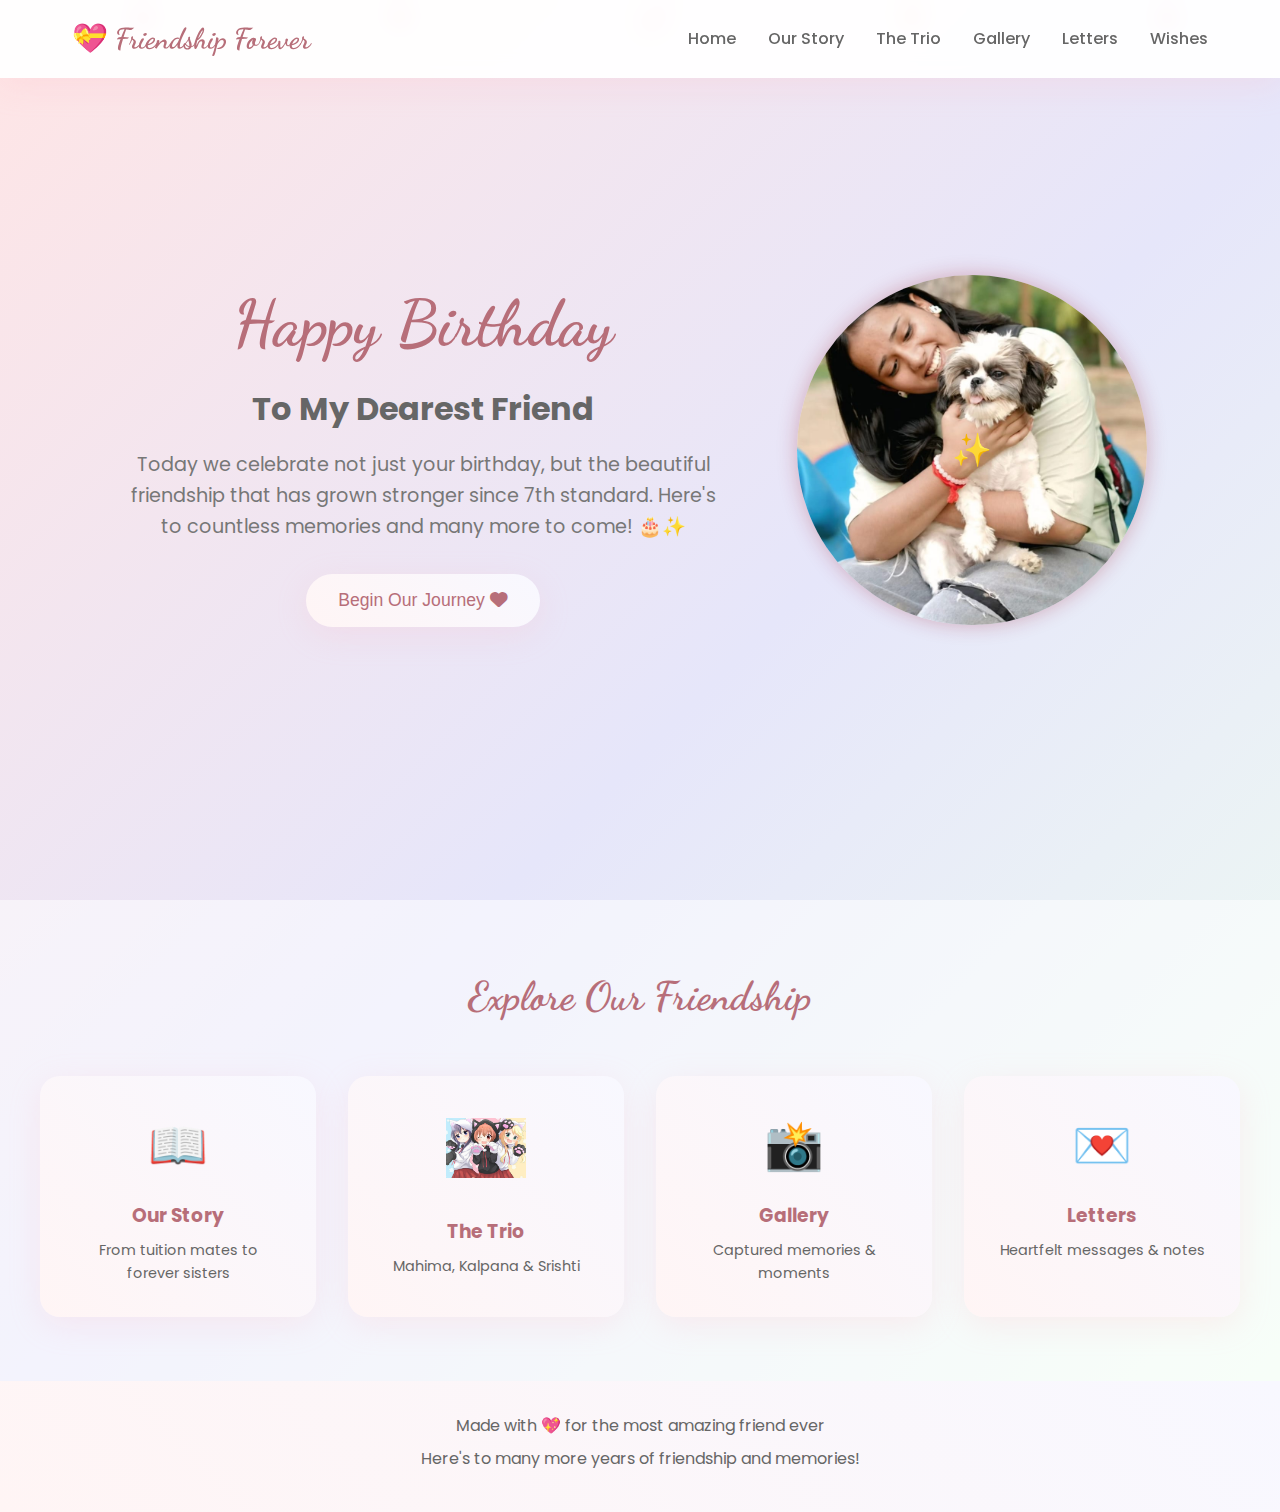
<file: index.html>
<!DOCTYPE html>
<html lang="en">
<head>
    <meta charset="UTF-8">
    <meta name="viewport" content="width=device-width, initial-scale=1.0">
    <title>Happy Bdy Sweetheart!💕</title>
    <link rel="stylesheet" href="style.css">
    <link rel="stylesheet" href="cta-styles.css">
    <link href="https://fonts.googleapis.com/css2?family=Dancing+Script:wght@400;700&family=Poppins:wght@300;400;500;600&display=swap" rel="stylesheet">
    <link rel="stylesheet" href="https://cdnjs.cloudflare.com/ajax/libs/font-awesome/6.0.0/css/all.min.css">
</head>
<body>
    <!-- Navigation -->
    <nav class="navbar">
        <div class="nav-container">
            <div class="nav-logo">💝 Friendship Forever</div>
            <ul class="nav-menu">
                <li><a href="index.html" class="nav-link">Home</a></li>
                <li><a href="our-story.html" class="nav-link">Our Story</a></li>
                <li><a href="the-trio.html" class="nav-link">The Trio</a></li>
                <li><a href="gallery.html" class="nav-link">Gallery</a></li>
                <li><a href="letters.html" class="nav-link">Letters</a></li>
                <li><a href="wishes.html" class="nav-link">Wishes</a></li>
            </ul>
            <div class="hamburger">
                <span></span>
                <span></span>
                <span></span>
            </div>
        </div>
    </nav>

    <!-- Hero Section -->
    <section id="home" class="hero">
        <div class="floating-hearts">
            <div class="heart">💗</div>
            <div class="heart">💖</div>
            <div class="heart">💕</div>
            <div class="heart">💝</div>
            <div class="heart">💗</div>
        </div>
        
        <div class="hero-content">
            <h1 class="hero-title">Happy Birthday</h1>
            <h2 class="hero-subtitle">To My Dearest Friend</h2>
            <p class="hero-description">
                Today we celebrate not just your birthday, but the beautiful friendship 
                that has grown stronger since 7th standard. Here's to countless memories 
                and many more to come! 🎂✨
            </p>
            <button class="cta-button" >
                Begin Our Journey <i class="fas fa-heart"></i>
            </button>
        </div>
        
        <div class="hero-image">
            <div class="photo-frame">
                <img src="assets/hero-img.jpg" alt="Our Friendship" id="hero-img">
                <div class="frame-decoration">✨</div>
            </div>
        </div>
    </section>

    <!-- Quick Navigation Cards -->
    <section class="quick-nav">
        <div class="container">
            <h2 class="section-title">Explore Our Friendship</h2>
            <div class="nav-cards">
                <div class="nav-card" a href="our-story.html">
                    <div class="card-icon">📖</div>
                    <h3>Our Story</h3>
                    <p>From tuition mates to forever sisters</p>
                </div>
                <div class="nav-card" a href="the-trio.html">
                    <div class="card-icon"><img class="trio" src="assets/trio.jpg" alt="trio"></div>
                    <h3>The Trio</h3>
                    <p>Mahima, Kalpana & Srishti</p>
                </div>
                <div class="nav-card" a href="gallery.html">
                    <div class="card-icon">📸</div>
                    <h3>Gallery</h3>
                    <p>Captured memories & moments</p>
                </div>
                <div class="nav-card" a href="letters.html">
                    <div class="card-icon">💌</div>
                    <h3>Letters</h3>
                    <p>Heartfelt messages & notes</p>
                </div>
            </div>
        </div>
    </section>

    <!-- Footer -->
    <footer class="footer">
        <div class="container">
            <p>Made with 💖 for the most amazing friend ever</p>
            <p>Here's to many more years of friendship and memories!</p>
        </div>
    </footer>

    <script src="script.js"></script>
</body>
</html>
</file>
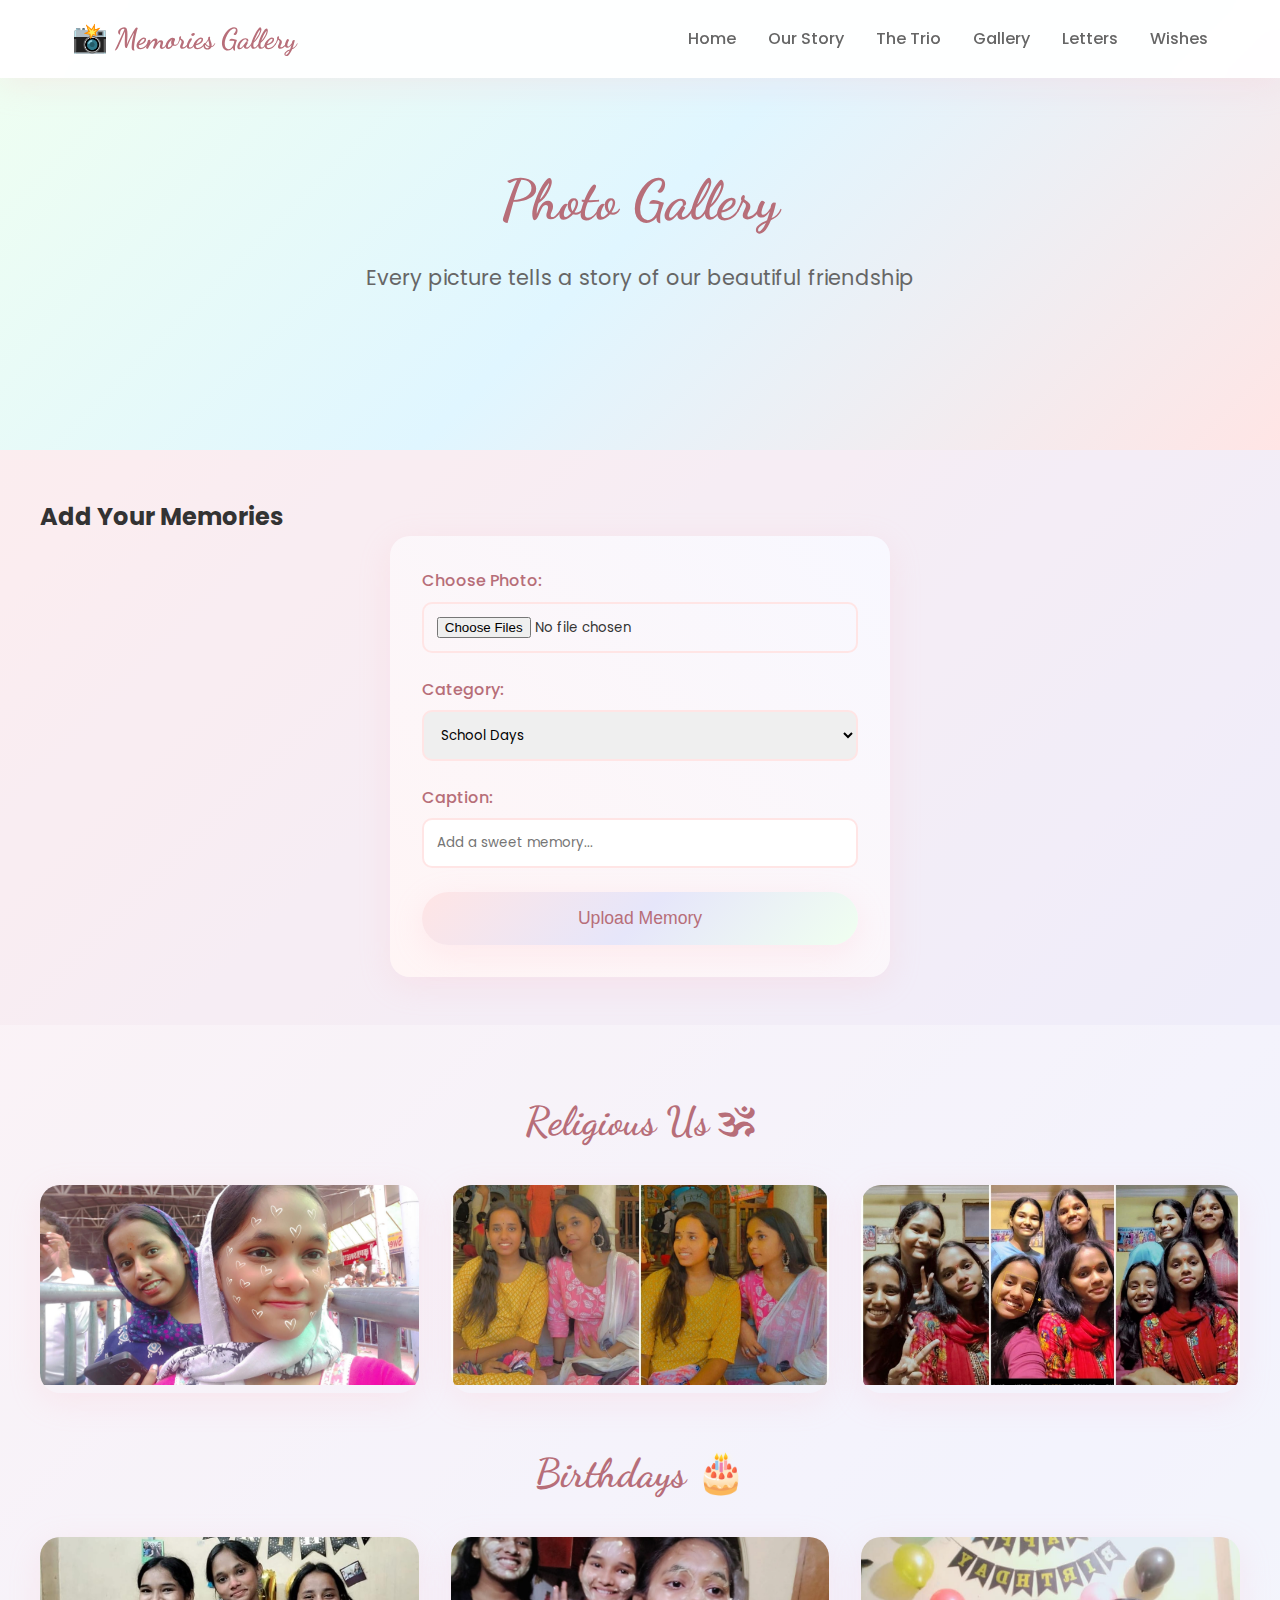
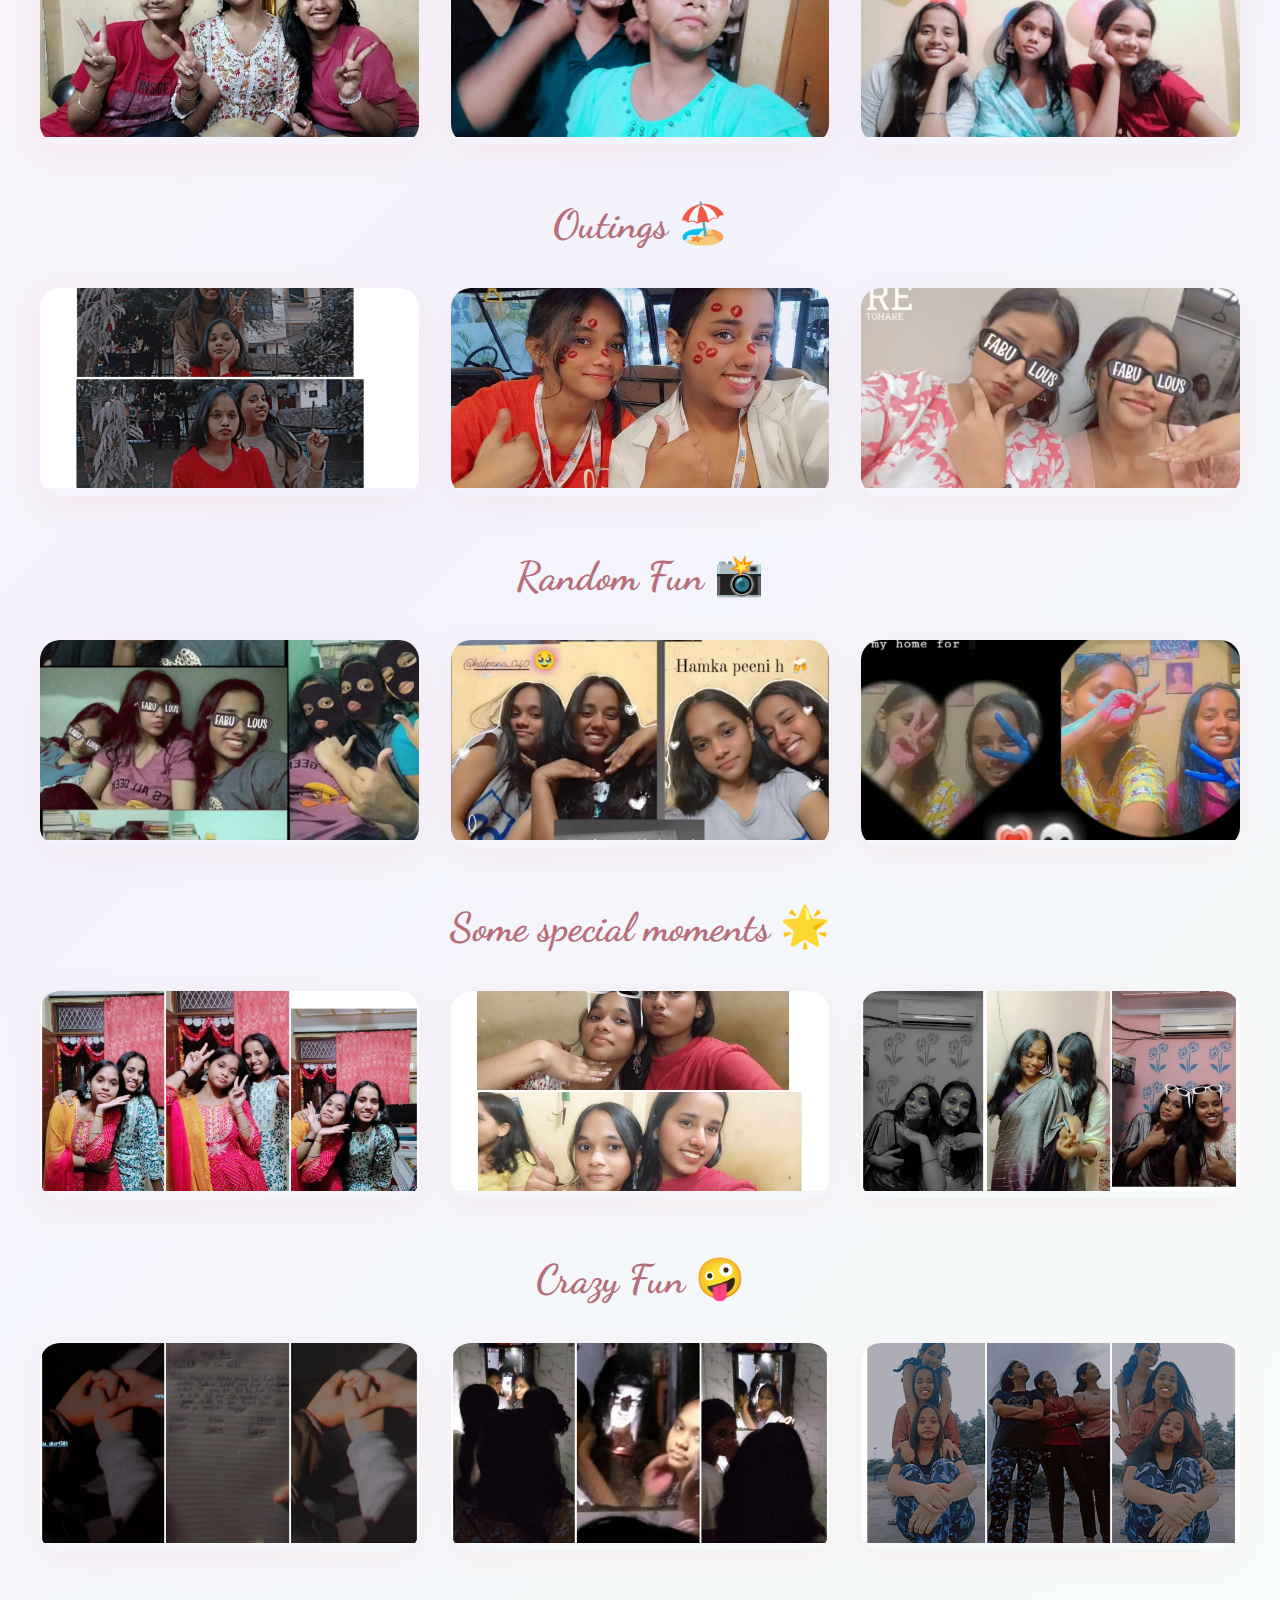
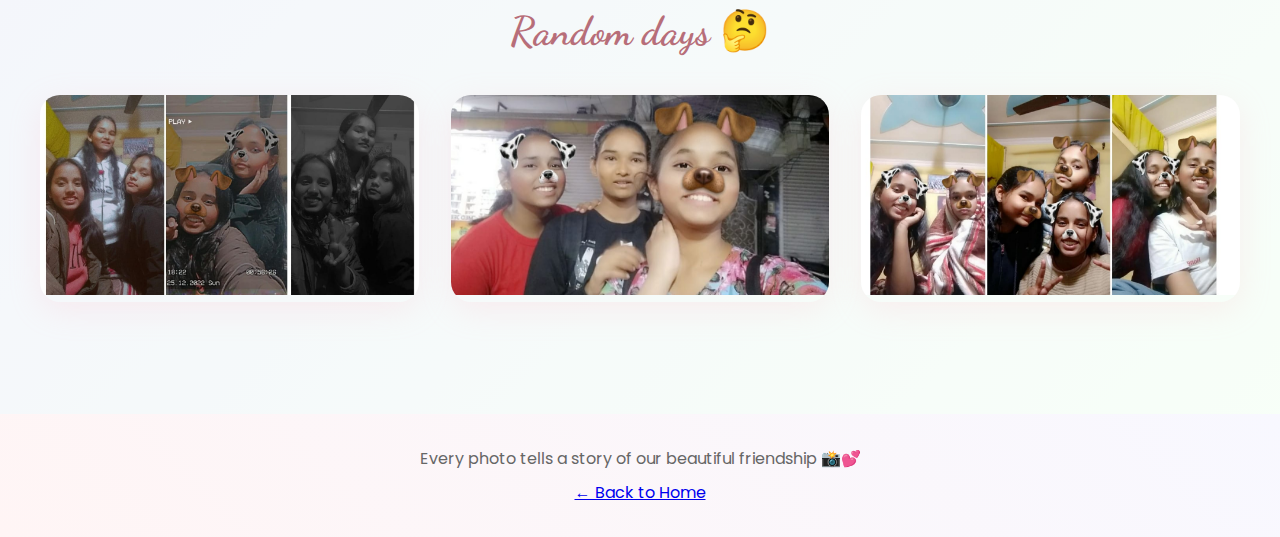
<file: gallery.html>
<!DOCTYPE html>
<html lang="en">
<head>
    <meta charset="UTF-8">
    <meta name="viewport" content="width=device-width, initial-scale=1.0">
    <title>Photo Gallery 📸</title>
    <link rel="stylesheet" href="style.css">
    <link rel="stylesheet" href="gallery.css">
    <link href="https://fonts.googleapis.com/css2?family=Dancing+Script:wght@400;700&family=Poppins:wght@300;400;500;600&display=swap" rel="stylesheet">
    <link rel="stylesheet" href="https://cdnjs.cloudflare.com/ajax/libs/font-awesome/6.0.0/css/all.min.css">
</head>
<body>
    <!-- Navigation -->
    <nav class="navbar">
        <div class="nav-container">
            <div class="nav-logo">📸 Memories Gallery</div>
            <ul class="nav-menu">
                <li><a href="index.html" class="nav-link">Home</a></li>
                <li><a href="our-story.html" class="nav-link">Our Story</a></li>
                <li><a href="the-trio.html" class="nav-link">The Trio</a></li>
                <li><a href="gallery.html" class="nav-link active">Gallery</a></li>
                <li><a href="letters.html" class="nav-link">Letters</a></li>
                <li><a href="wishes.html" class="nav-link">Wishes</a></li>
            </ul>
            <div class="hamburger">
                <span></span>
                <span></span>
                <span></span>
            </div>
        </div>
    </nav>

    <!-- Hero Section -->
    <section class="gallery-hero">
        <div class="gallery-content">
            <h1 class="gallery-title">Photo Gallery</h1>
            <p class="gallery-subtitle">Every picture tells a story of our beautiful friendship</p>
        </div>
    </section>

    <!-- Upload Section -->
    <section class="upload-section">
        <div class="container">
            <h2>Add Your Memories</h2>
            <form class="upload-form" id="upload-form">
                <div class="form-group">
                    <label for="image-upload">Choose Photo:</label>
                    <input type="file" id="image-upload" accept="image/*" multiple>
                </div>
                <div class="form-group">
                    <label for="image-category">Category:</label>
                    <select id="image-category">
                        <option value="school-days">School Days</option>
                        <option value="birthdays">Birthdays</option>
                        <option value="trips">Trips & Outings</option>
                        <option value="random-fun">Random Fun</option>
                        <option value="special-moments">Special Moments</option>
                    </select>
                </div>
                <div class="form-group">
                    <label for="image-caption">Caption:</label>
                    <input type="text" id="image-caption" placeholder="Add a sweet memory...">
                </div>
                <button type="submit" class="upload-btn">Upload Memory</button>
            </form>
        </div>
    </section>

    <!-- Gallery Categories -->
    <section class="gallery-section">
        <div class="container">
            <!-- School Days -->
            <div class="category-section">
                <h2 class="category-title">Religious Us 🕉</h2>
                <div class="gallery-grid" id="school-days-gallery">
                    <div class="gallery-item">
                        <img src="assets/t11.jpg" alt="School memory" class="gallery-img">
                        <div class="overlay">
                            <p>"Khatu Shyam Darshan"</p>
                        </div>
                    </div>
                    <div class="gallery-item">
                        <img src="assets/b14.jpg" alt="School memory" class="gallery-img">
                        <div class="overlay">
                            <p>"Ladli Ji Darshan"</p>
                        </div>
                    </div>
                    <div class="gallery-item">
                        <img src="assets/sm4.jpg" alt="School memory" class="gallery-img">
                        <div class="overlay">
                            <p>"Ghar ka kirtan"</p>
                        </div>
                    </div>
                </div>
            </div>

            <!-- Birthdays -->
            <div class="category-section">
                <h2 class="category-title">Birthdays 🎂</h2>
                <div class="gallery-grid" id="birthdays-gallery">
                    <div class="gallery-item">
                        <img src="assets/Kb1.jpg" alt="Birthday celebration" class="gallery-img">
                        <div class="overlay">
                            <p>"18th birthday surprise"</p>
                        </div>
                    </div>
                    <div class="gallery-item">
                        <img src="assets/bc1.jpg" alt="Birthday celebration" class="gallery-img">
                        <div class="overlay">
                            <p>"Cake fight aftermath"</p>
                        </div>
                    </div>
                    <div class="gallery-item">
                        <img src="assets/kb2.jpg" alt="Birthday celebration" class="gallery-img">
                        <div class="overlay">
                            <p>"After Celebration pics"</p>
                        </div>
                    </div>
                </div>
            </div>

            <!-- Trips -->
            <div class="category-section">
                <h2 class="category-title">Outings 🏖️</h2>
                <div class="gallery-grid" id="trips-gallery">
                    <div class="gallery-item">
                        <img src="assets/p5.jpg" alt="Trip memory" class="gallery-img">
                        <div class="overlay">
                            <p>"Park chle gye the" </p>
                        </div>
                    </div>
                    <div class="gallery-item">
                        <img src="assets/t2.jpg" alt="Trip memory" class="gallery-img">
                        <div class="overlay">
                            <p>"Expo Visit"</p>
                        </div>
                    </div>
                    <div class="gallery-item">
                        <img src="assets/t33.jpg" alt="Trip memory" class="gallery-img">
                        <div class="overlay">
                            <p>"First Open Mic"</p>
                        </div>
                    </div>
                </div>
            </div>

            <!-- Random Fun -->
            <div class="category-section">
                <h2 class="category-title">Random Fun 📸</h2>
                <div class="gallery-grid" id="random-fun-gallery">
                    <div class="gallery-item">
                        <img src="assets/rf1.jpg" alt="Fun moment" class="gallery-img">
                        <div class="overlay">
                            <p>"Study break selfies"</p>
                        </div>
                    </div>
                    <div class="gallery-item">
                        <img src="assets/rf2.jpg" alt="Fun moment" class="gallery-img">
                        <div class="overlay">
                            <p>"Foodie adventures"</p>
                        </div>
                    </div>
                    <div class="gallery-item">
                        <img src="assets/rf3.jpg" alt="Fun moment" class="gallery-img">
                        <div class="overlay">
                            <p>"Some Pagal pan "</p>
                        </div>
                    </div>
                </div>
            </div>

            <!-- Special Moments -->
            <div class="category-section">
                <h2 class="category-title">Some special moments 🌟</h2>
                <div class="gallery-grid" id="special-moments-gallery">
                    <div class="gallery-item">
                        <img src="assets/b13.jpg" alt="Special moment" class="gallery-img">
                        <div class="overlay">
                            <p>"Diwali Celebrations"</p>
                        </div>
                    </div>
                    <div class="gallery-item">
                        <img src="assets/b12.jpg" alt="Special moment" class="gallery-img">
                        <div class="overlay">
                            <p>"Birthday Selfies"</p>
                        </div>
                    </div>
                    <div class="gallery-item">
                        <img src="assets/b15.jpg" alt="Special moment" class="gallery-img">
                        <div class="overlay">
                            <p>"Diwali funn"</p>
                        </div>
                    </div>
                </div>
            </div>
                  <div class="category-section">
                <h2 class="category-title">Crazy Fun 🤪</h2>
                <div class="gallery-grid" id="special-moments-gallery">
                    <div class="gallery-item">
                        <img src="assets/p1.jpg" alt="Special moment" class="gallery-img">
                        <div class="overlay">
                            <p>"Thela pact"</p>
                        </div>
                    </div>
                    <div class="gallery-item">
                        <img src="assets/p3.jpg" alt="Special moment" class="gallery-img">
                        <div class="overlay">
                            <p>"Us one day before our board exam"</p>
                        </div>
                    </div>
                    <div class="gallery-item">
                        <img src="assets/p88.jpg" alt="Special moment" class="gallery-img">
                        <div class="overlay">
                            <p>"Evening walk pe chlooo"</p>
                        </div>
                    </div>
                </div>
            </div>
                  <div class="category-section">
                <h2 class="category-title">Random days 🤔</h2>
                <div class="gallery-grid" id="special-moments-gallery">
                    <div class="gallery-item">
                        <img src="assets/p77.jpg" alt="Special moment" class="gallery-img">
                        <div class="overlay">
                            <p>"Aaja photos khichte hai "</p>
                        </div>
                    </div>
                    <div class="gallery-item">
                        <img src="assets/r11.jpg" alt="Special moment" class="gallery-img">
                        <div class="overlay">
                            <p>" Sath me tution jana "</p>
                        </div>
                    </div>
                    <div class="gallery-item">
                        <img src="assets/p6.jpg" alt="Special moment" class="gallery-img">
                        <div class="overlay">
                            <p>" Ek dusre ke ghr pe pde rhna "</p>
                        </div>
                    </div>
                </div>
            </div>

        </div>
    </section>

    <footer class="footer">
        <div class="container">
            <p>Every photo tells a story of our beautiful friendship 📸💕</p>
            <a href="index.html" class="back-home">← Back to Home</a>
        </div>
    </footer>

    <script src="script.js"></script>
</body>
</html>
</file>
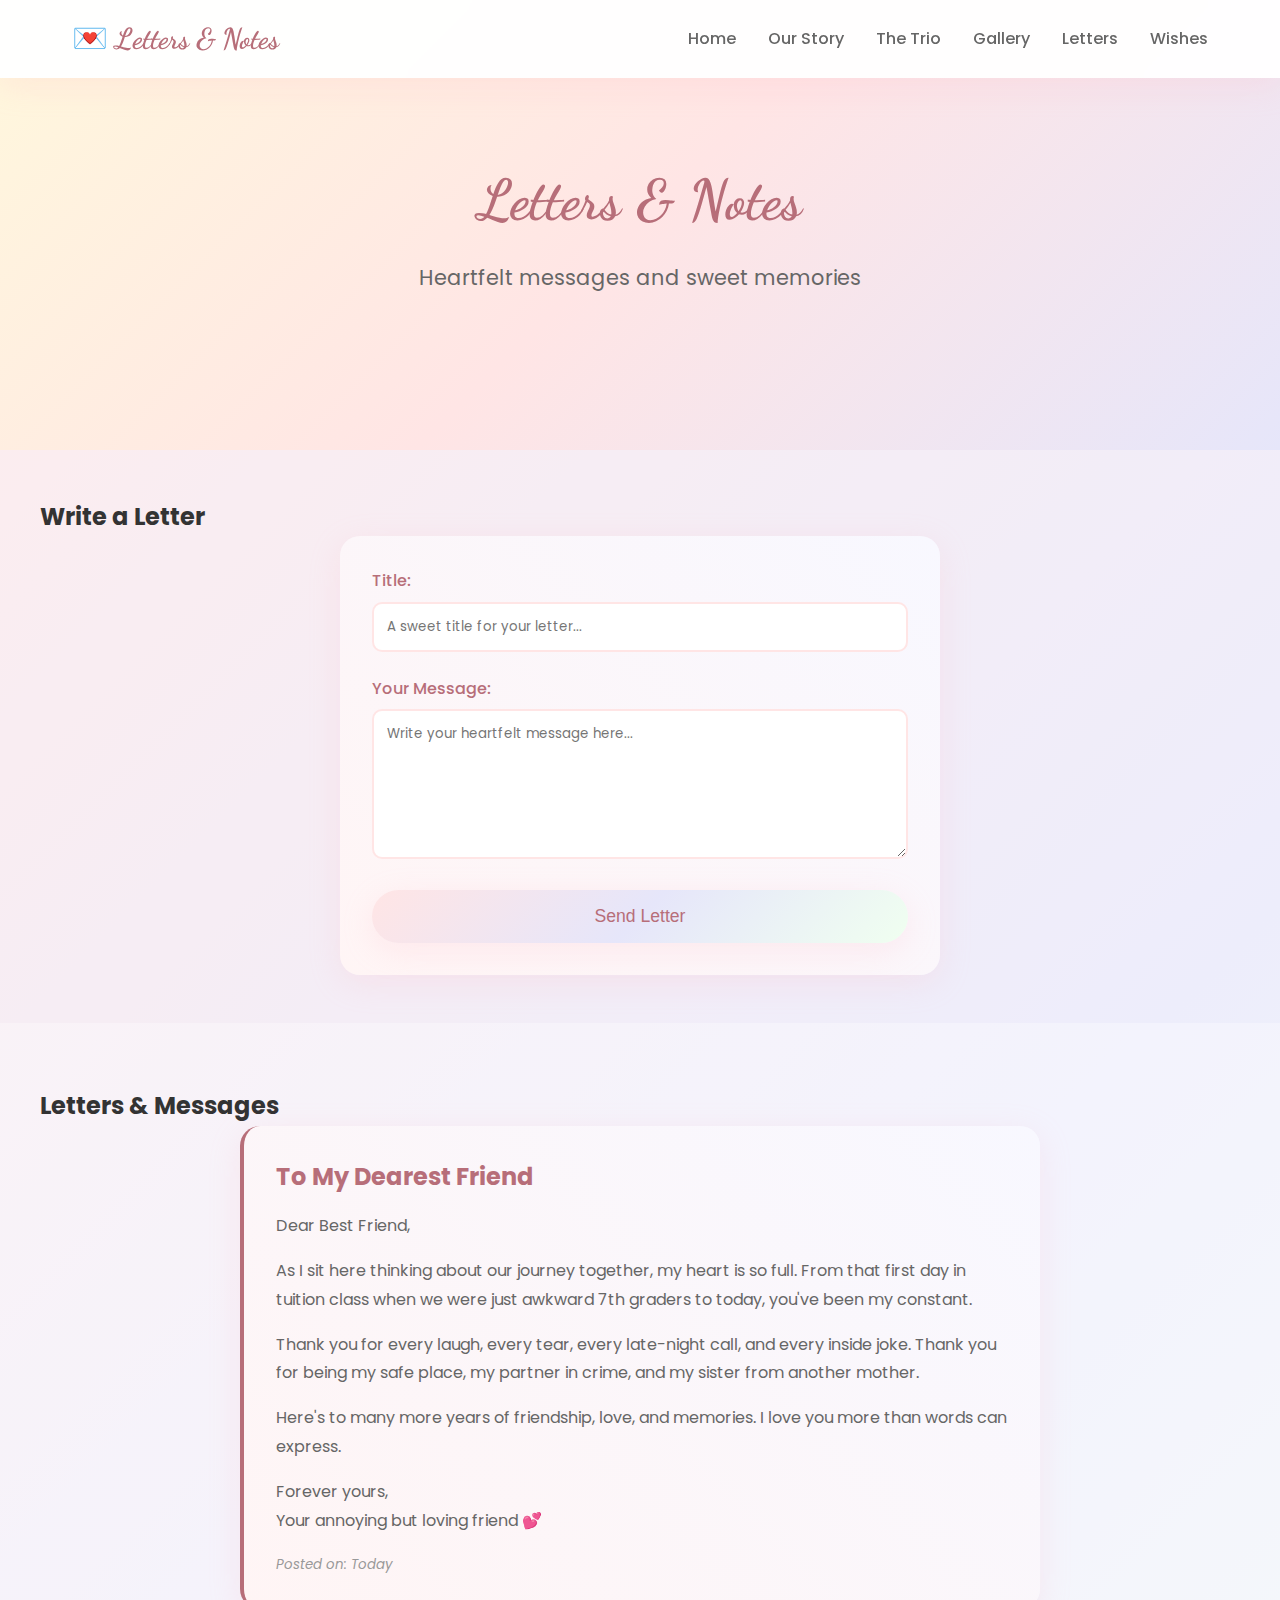
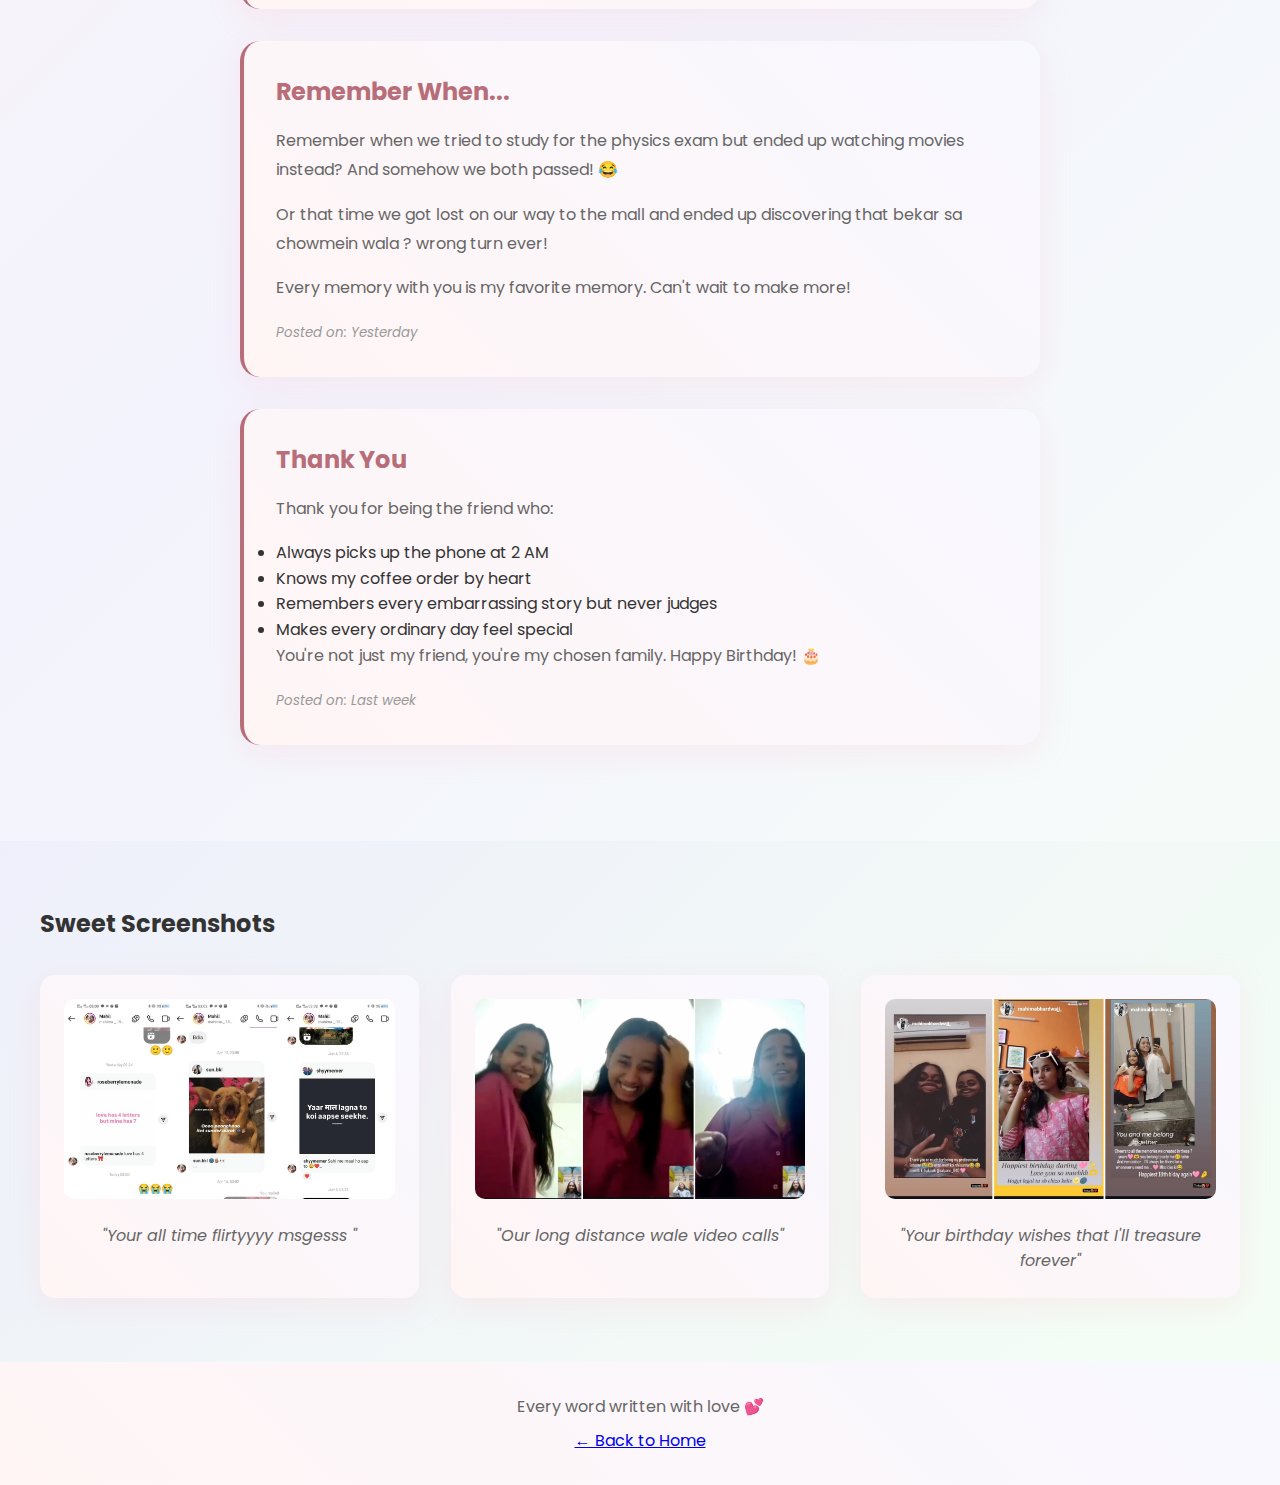
<file: letters.html>
<!DOCTYPE html>
<html lang="en">
<head>
    <meta charset="UTF-8">
    <meta name="viewport" content="width=device-width, initial-scale=1.0">
    <title>Letters & Notes💌</title>
    <link rel="stylesheet" href="styles.css">
    <link rel="stylesheet" href="letters.css">
    <link href="https://fonts.googleapis.com/css2?family=Dancing+Script:wght@400;700&family=Poppins:wght@300;400;500;600&display=swap" rel="stylesheet">
    <link rel="stylesheet" href="https://cdnjs.cloudflare.com/ajax/libs/font-awesome/6.0.0/css/all.min.css">
</head>
<body>
    <!-- Navigation -->
    <nav class="navbar">
        <div class="nav-container">
            <div class="nav-logo">💌 Letters & Notes</div>
            <ul class="nav-menu">
                <li><a href="index.html" class="nav-link">Home</a></li>
                <li><a href="our-story.html" class="nav-link">Our Story</a></li>
                <li><a href="the-trio.html" class="nav-link">The Trio</a></li>
                <li><a href="gallery.html" class="nav-link">Gallery</a></li>
                <li><a href="letters.html" class="nav-link active">Letters</a></li>
                <li><a href="wishes.html" class="nav-link">Wishes</a></li>
            </ul>
            <div class="hamburger">
                <span></span>
                <span></span>
                <span></span>
            </div>
        </div>
    </nav>

    <!-- Hero Section -->
    <section class="letters-hero">
        <div class="letters-content">
            <h1 class="letters-title">Letters & Notes</h1>
            <p class="letters-subtitle">Heartfelt messages and sweet memories</p>
        </div>
    </section>

    <!-- Write Letter Section -->
    <section class="write-letter">
        <div class="container">
            <h2>Write a Letter</h2>
            <form class="letter-form" id="letter-form">
                <div class="form-group">
                    <label for="letter-title">Title:</label>
                    <input type="text" id="letter-title" placeholder="A sweet title for your letter..." required>
                </div>
                <div class="form-group">
                    <label for="letter-text">Your Message:</label>
                    <textarea id="letter-text" rows="6" placeholder="Write your heartfelt message here..." required></textarea>
                </div>
                <button type="submit" class="submit-btn">Send Letter</button>
            </form>
        </div>
    </section>

    <!-- Letters Display Section -->
    <section class="letters-display">
        <div class="container">
            <h2>Letters & Messages</h2>
            <div class="letters-container" id="letters-container">
                
                <!-- Sample Letters -->
                <div class="letter-card">
                    <h3>To My Dearest Friend</h3>
                    <p>Dear Best Friend,</p>
                    <p>As I sit here thinking about our journey together, my heart is so full. From that first day in tuition class when we were just awkward 7th graders to today, you've been my constant.</p>
                    <p>Thank you for every laugh, every tear, every late-night call, and every inside joke. Thank you for being my safe place, my partner in crime, and my sister from another mother.</p>
                    <p>Here's to many more years of friendship, love, and memories. I love you more than words can express.</p>
                    <p>Forever yours,<br>Your annoying but loving friend 💕</p>
                    <small>Posted on: Today</small>
                </div>

                <div class="letter-card">
                    <h3>Remember When...</h3>
                    <p>Remember when we tried to study for the physics exam but ended up watching movies instead? And somehow we both passed! 😂</p>
                    <p>Or that time we got lost on our way to the mall and ended up discovering that bekar sa chowmein wala ?  wrong turn ever!</p>
                    <p>Every memory with you is my favorite memory. Can't wait to make more!</p>
                    <small>Posted on: Yesterday</small>
                </div>

                <div class="letter-card">
                    <h3>Thank You</h3>
                    <p>Thank you for being the friend who:</p>
                    <ul>
                        <li>Always picks up the phone at 2 AM</li>
                        <li>Knows my coffee order by heart</li>
                        <li>Remembers every embarrassing story but never judges</li>
                        <li>Makes every ordinary day feel special</li>
                    </ul>
                    <p>You're not just my friend, you're my chosen family. Happy Birthday! 🎂</p>
                    <small>Posted on: Last week</small>
                </div>

            </div>
        </div>
    </section>

    <!-- Screenshots Section -->
    <section class="screenshots-section">
        <div class="container">
            <h2>Sweet Screenshots</h2>
            <div class="screenshots-grid">
                <div class="screenshot-card">
                    <img src="assets/flirty.jpg" alt="Sweet message" class="screenshot-img">
                    <p>"Your all time flirtyyyy msgesss "</p>
                </div>
                <div class="screenshot-card">
                    <img src="assets/ld.jpg" alt="Funny chat" class="screenshot-img">
                    <p>"Our long distance wale video calls"</p>
                </div>
                <div class="screenshot-card">
                    <img src="assets/bd.jpg" alt="Birthday wishes" class="screenshot-img">
                    <p>"Your birthday wishes that I'll treasure forever"</p>
                </div>
            </div>
        </div>
    </section>

    <footer class="footer">
        <div class="container">
            <p>Every word written with love 💕</p>
            <a href="index.html" class="back-home">← Back to Home</a>
        </div>
    </footer>

    <script src="script.js"></script>
</body>
</html>
</file>
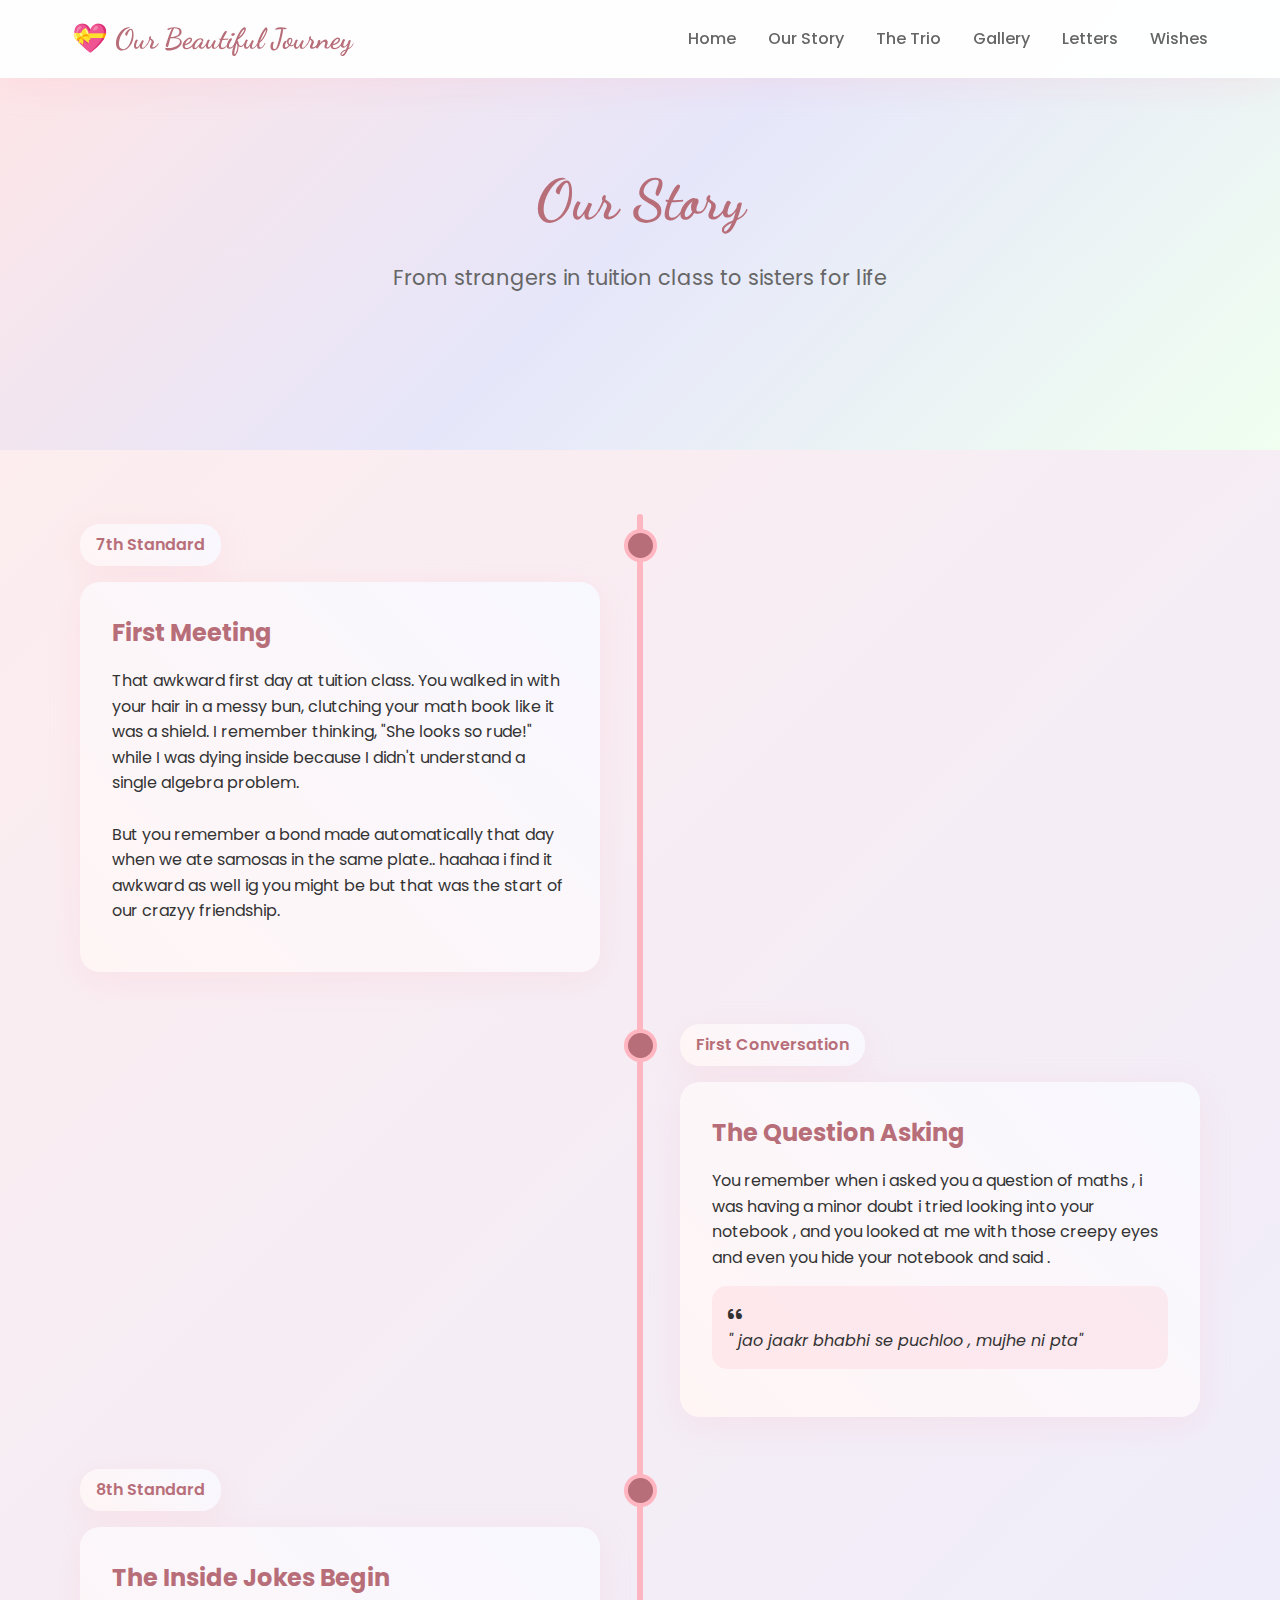
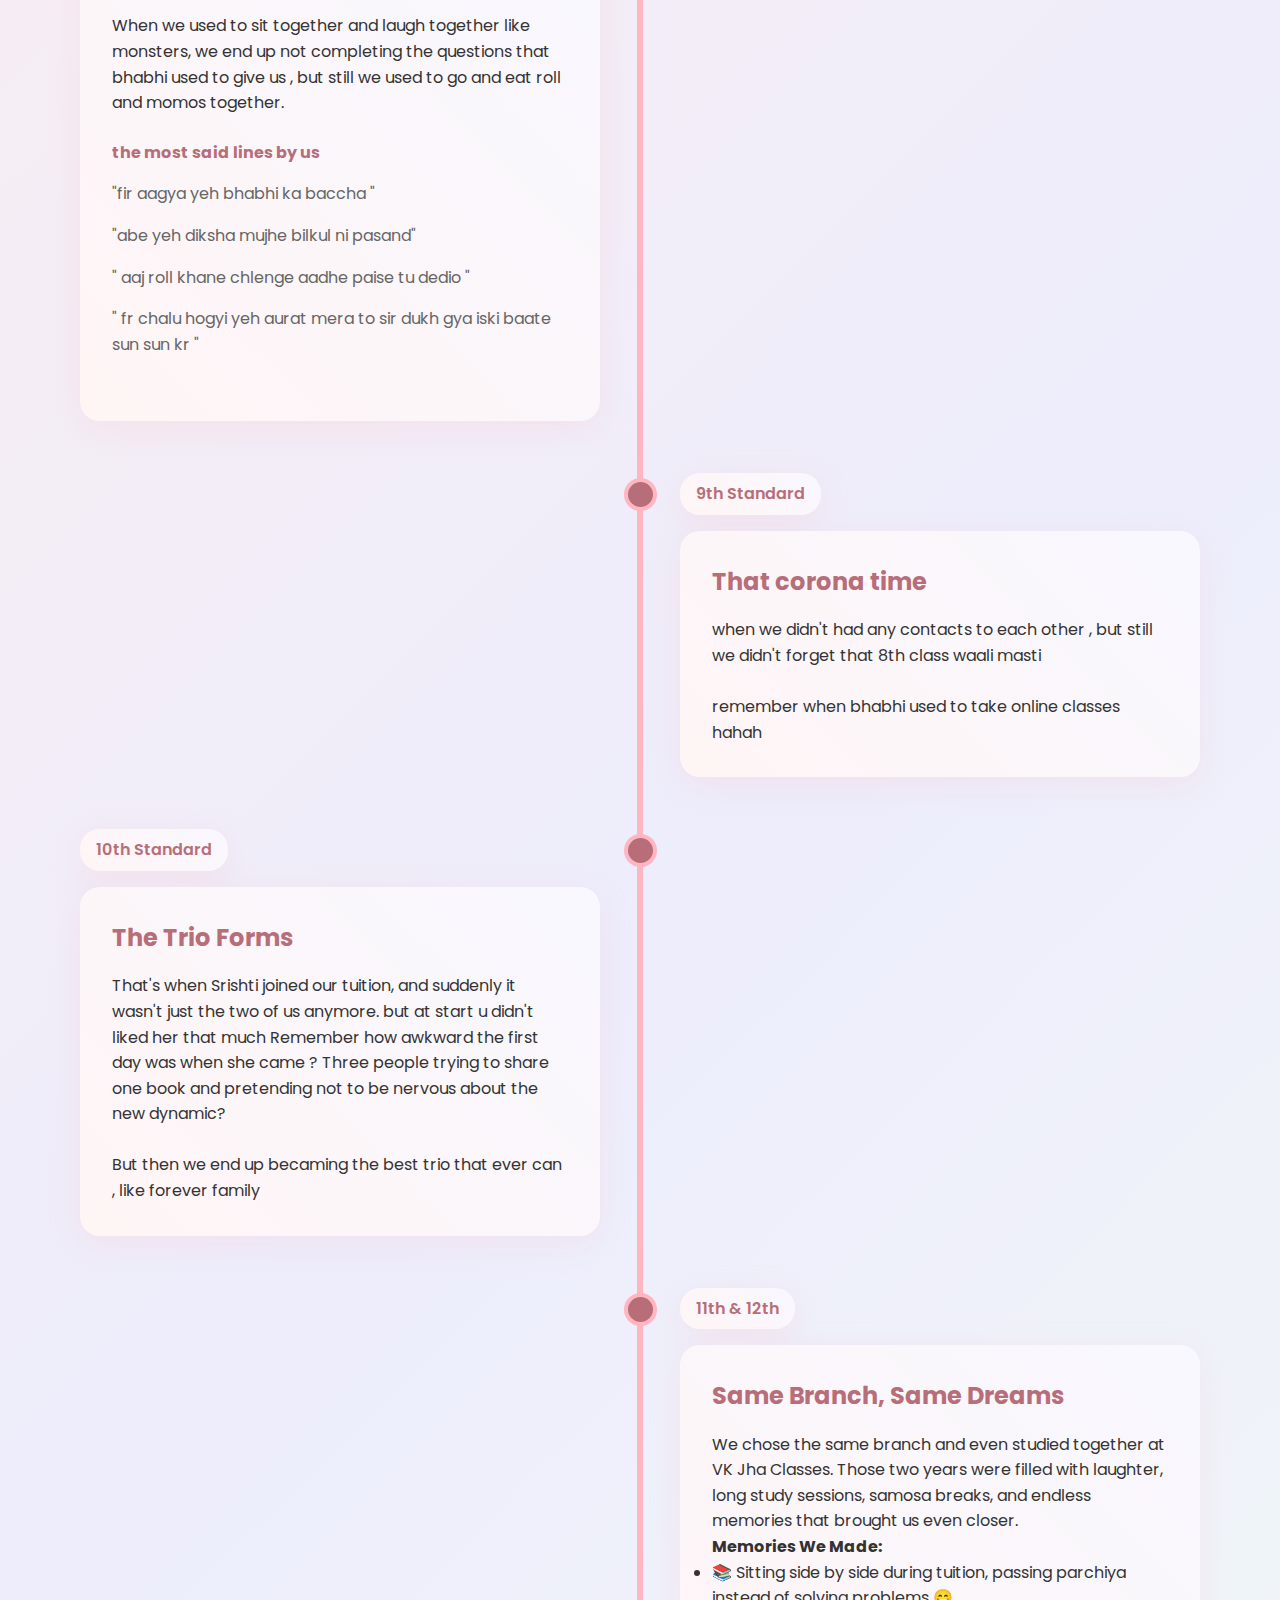
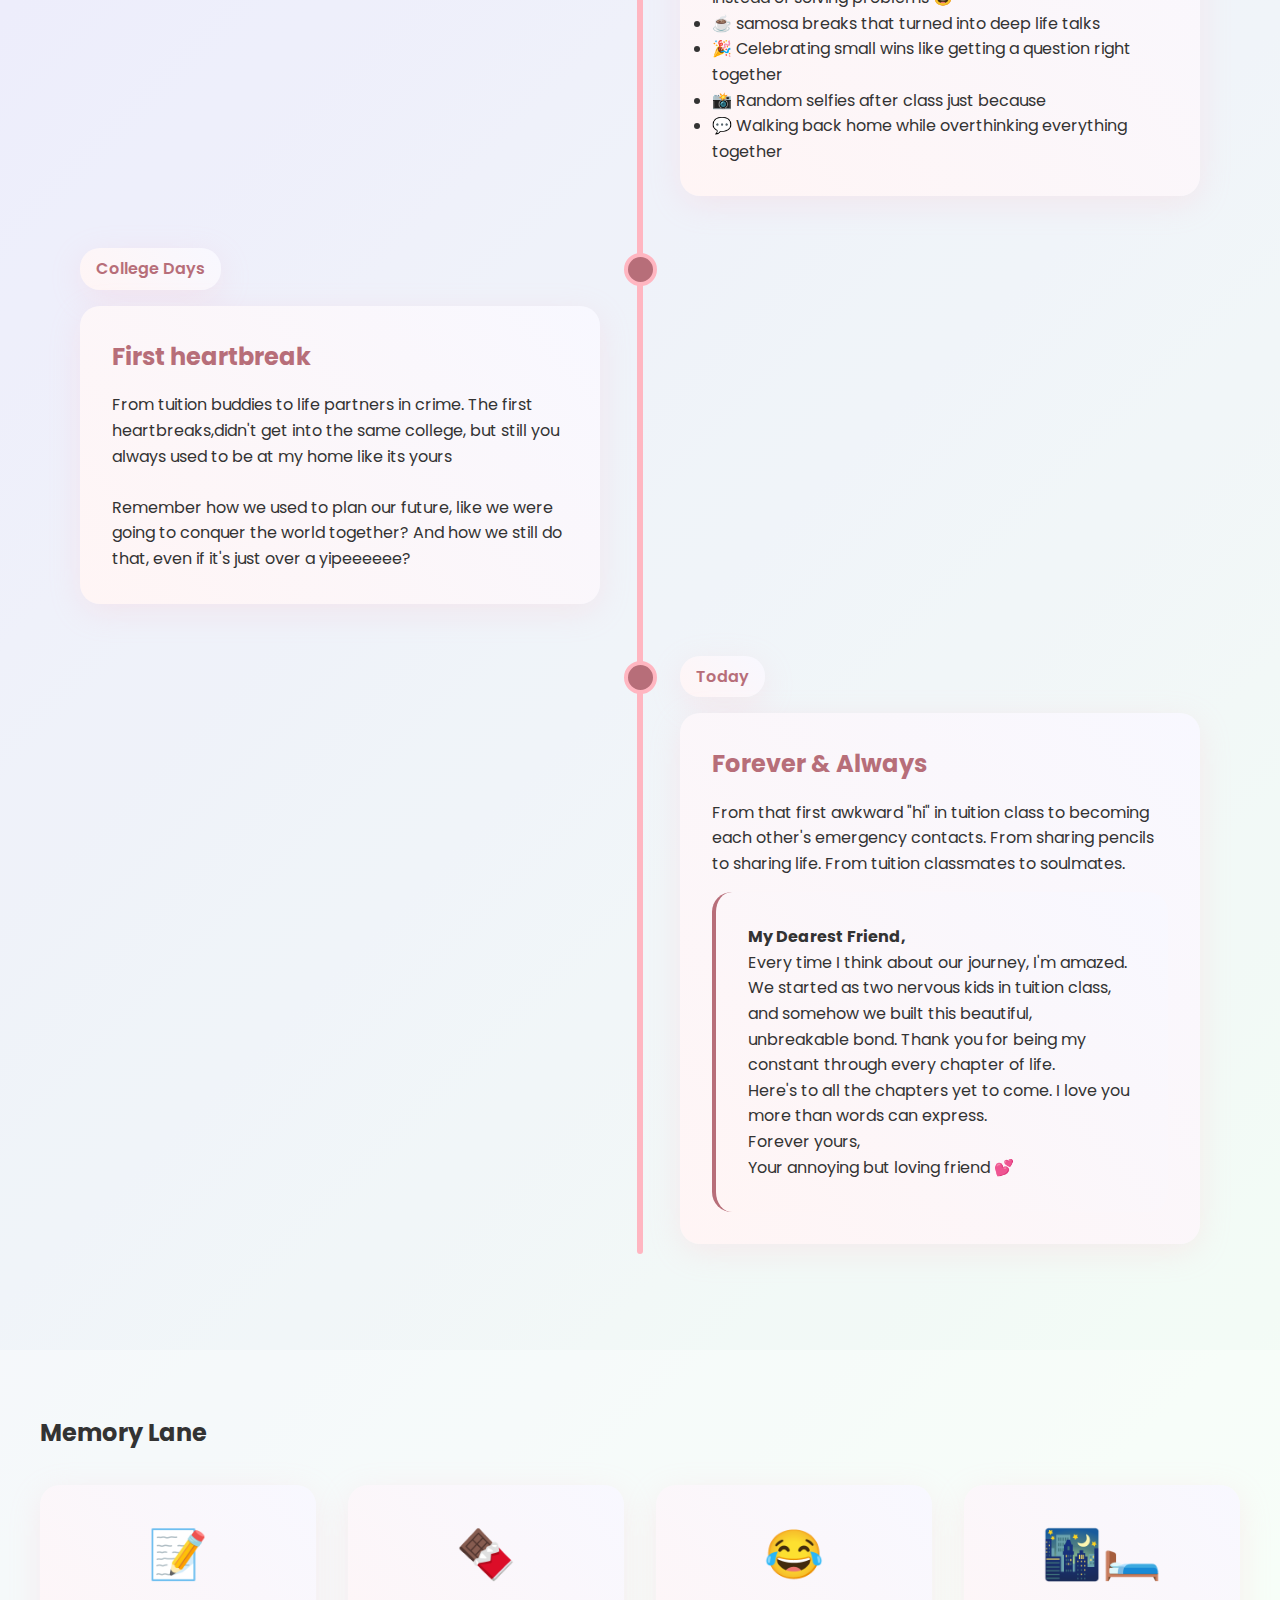
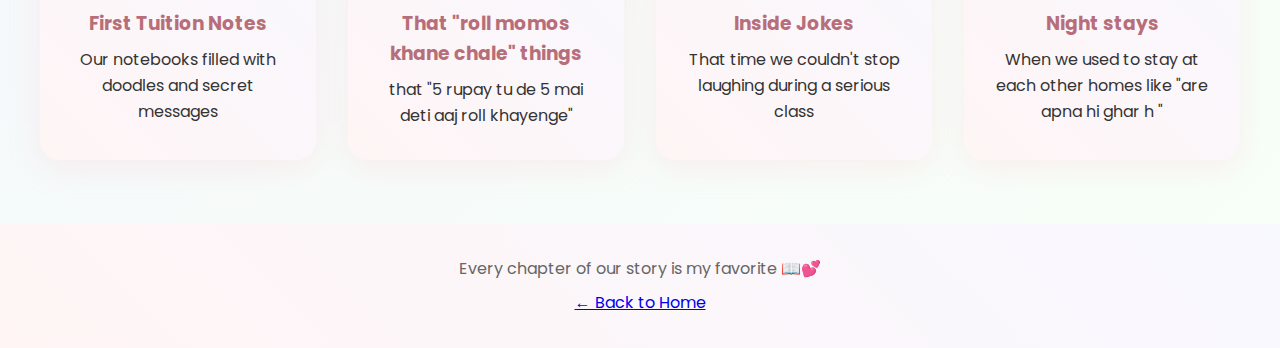
<file: our-story.html>
<!DOCTYPE html>
<html lang="en">
<head>
    <meta charset="UTF-8">
    <meta name="viewport" content="width=device-width, initial-scale=1.0">
    <title>Our Story  💕</title>
    <link rel="stylesheet" href="style.css">
    <link rel="stylesheet" href="our-story.css">
    <link href="https://fonts.googleapis.com/css2?family=Dancing+Script:wght@400;700&family=Poppins:wght@300;400;500;600&display=swap" rel="stylesheet">
    <link rel="stylesheet" href="https://cdnjs.cloudflare.com/ajax/libs/font-awesome/6.0.0/css/all.min.css">
</head>
<body>
    <!-- Navigation -->
    <nav class="navbar">
        <div class="nav-container">
            <div class="nav-logo">💝 Our Beautiful Journey</div>
            <ul class="nav-menu">
                <li><a href="index.html" class="nav-link">Home</a></li>
                <li><a href="our-story.html" class="nav-link active">Our Story</a></li>
                <li><a href="the-trio.html" class="nav-link">The Trio</a></li>
                <li><a href="gallery.html" class="nav-link">Gallery</a></li>
                <li><a href="letters.html" class="nav-link">Letters</a></li>
                <li><a href="wishes.html" class="nav-link">Wishes</a></li>
            </ul>
            <div class="hamburger">
                <span></span>
                <span></span>
                <span></span>
            </div>
        </div>
    </nav>

    <!-- Hero Section -->
    <section class="story-hero">
        <div class="story-content">
            <h1 class="story-title">Our Story</h1>
            <p class="story-subtitle">From strangers in tuition class to sisters for life</p>
        </div>
    </section>

    <!-- Timeline Section -->
    <section class="timeline-section">
        <div class="container">
            <div class="timeline">
                <div class="timeline-item">
                    <div class="timeline-date">7th Standard</div>
                    <div class="timeline-content">
                        <h3>First Meeting</h3>
                        <p>That awkward first day at tuition class. You walked in with your hair in a messy bun, clutching your math book like it was a shield. I remember thinking, "She looks so rude!" while I was dying inside because I didn't understand a single algebra problem. </p>
                          <br>  <p> But you remember a bond made automatically that day when we ate samosas in the same plate.. haahaa i find it awkward as well ig you might be but that was the start of our crazyy friendship.</p>
                        <div class="memory-image">
                        
                        </div>
                    </div>
                </div>

                <div class="timeline-item">
                    <div class="timeline-date">First Conversation</div>
                    <div class="timeline-content">
                        <h3>The Question Asking</h3>
                        <p>You remember when i asked you a question of maths , i was having a minor doubt i tried looking into your notebook , and you looked at me with those creepy eyes and even you hide your notebook and said .</p>
                        <div class="memory-quote">
                            <i class="fas fa-quote-left"></i>
                            <p>" jao jaakr bhabhi se puchloo , mujhe ni pta"</p>
                        </div>
                    </div>
                </div>

                <div class="timeline-item">
                    <div class="timeline-date">8th Standard</div>
                    <div class="timeline-content">
                        <h3>The Inside Jokes Begin</h3>
                        <p>When we used to sit together and laugh together like monsters, we end up not completing the questions that bhabhi used to give us , but still we used to go and eat roll and momos  together.</p>
                        <div class="memory-list">
                            <h4>the most said lines by us</h4>
                            <ul>
                                <li>"fir aagya yeh bhabhi ka baccha "</li>
                                <li>"abe yeh diksha mujhe bilkul ni pasand"</li>
                                <li>" aaj roll khane chlenge aadhe paise tu dedio "</li>
                                <li>" fr chalu hogyi yeh aurat mera to sir dukh gya iski baate sun sun kr "</li>
                            </ul>
                        </div>
                    </div>
                </div>

                <div class="timeline-item">
                    <div class="timeline-date">9th Standard</div>
                    <div class="timeline-content">
                        <h3>That corona time </h3>
                        <p>when we didn't had any contacts to each other , but still we didn't forget that 8th class waali masti</p>
                       <br> <p>remember when bhabhi used to take online classes hahah</p>
                    </div>
                </div>


                
                <div class="timeline-item">
                    <div class="timeline-date">10th Standard</div>
                    <div class="timeline-content">
                        <h3>The Trio Forms</h3>
                        <p>That's when Srishti joined our tuition, and suddenly it wasn't just the two of us anymore. but at start u didn't liked her that much  Remember how awkward the first day was when she came ? Three people trying to share one book and pretending not to be nervous about the new dynamic?</p>
                        <br><p>But then we end up becaming the best trio that ever can , like forever family</p>
                    </div>
                </div>

                <div class="timeline-item">
                  <div class="timeline-date">11th & 12th</div>
                    <div class="timeline-content">
                     <h3>Same Branch, Same Dreams</h3>
                      <p>We chose the same branch and even studied together at VK Jha Classes. Those two years were filled with laughter, long study sessions, samosa breaks, and endless memories that brought us even closer.</p>
                       <div class="friendship-milestones">
                      <h4>Memories We Made:</h4>
                          <ul> 
                <li>📚 Sitting side by side during tuition, passing parchiya instead of solving problems 😄</li>
                <li>☕ samosa breaks that turned into deep life talks</li>
                <li>🎉 Celebrating small wins like getting a question right together</li>
                <li>📸 Random selfies after class just because</li>
                <li>💬 Walking back home while overthinking everything together</li>
                </ul>
        </div>
    </div>
</div>

                <div class="timeline-item">
                    <div class="timeline-date">College Days</div>
                    <div class="timeline-content">
                        <h3>First heartbreak</h3>
                        <p>From tuition buddies to life partners in crime. The first heartbreaks,didn't get into the same college, but still you always used to be at my home like its yours</p>
                       <br> <p>Remember how we used to plan our future, like we were going to conquer the world together? And how we still do that, even if it's just over a yipeeeeee?</p>
                    </div>
                </div>

                <div class="timeline-item">
                    <div class="timeline-date">Today</div>
                    <div class="timeline-content">
                        <h3>Forever & Always</h3>
                        <p>From that first awkward "hi" in tuition class to becoming each other's emergency contacts. From sharing pencils to sharing life. From tuition classmates to soulmates.</p>
                        <div class="forever-note">
                            <h4>My Dearest Friend,</h4>
                            <p>Every time I think about our journey, I'm amazed. We started as two nervous kids in tuition class, and somehow we built this beautiful, unbreakable bond. Thank you for being my constant through every chapter of life.</p>
                            <p>Here's to all the chapters yet to come. I love you more than words can express.</p>
                            <p>Forever yours,<br>Your annoying but loving friend 💕</p>
                        </div>
                    </div>
                </div>
            </div>
        </div>
    </section>

    <!-- Memory Lane Section -->
    <section class="memory-lane">
        <div class="container">
            <h2>Memory Lane</h2>
            <div class="memory-grid">
                <div class="memory-item">
                    <div class="memory-icon">📝</div>
                    <h3>First Tuition Notes</h3>
                    <p>Our notebooks filled with doodles and secret messages</p>
                </div>
                <div class="memory-item">
                    <div class="memory-icon">🍫</div>
                    <h3>That "roll momos khane chale" things</h3>
                    <p>that "5 rupay tu de 5 mai deti aaj roll khayenge" </p>
                </div>
                <div class="memory-item">
                    <div class="memory-icon">😂</div>
                    <h3>Inside Jokes</h3>
                    <p>That time we couldn't stop laughing during a serious class</p>
                </div>
                <div class="memory-item">
                    <div class="memory-icon">🌃🛏️</div>
                    <h3>Night stays</h3>
                    <p>When we used to stay at each other homes like "are apna hi ghar h "</p>
                </div>
            </div>
        </div>
    </section>

    <footer class="footer">
        <div class="container">
            <p>Every chapter of our story is my favorite 📖💕</p>
            <a href="index.html" class="back-home">← Back to Home</a>
        </div>
    </footer>

    <script src="script.js"></script>
</body>
</html>
</file>
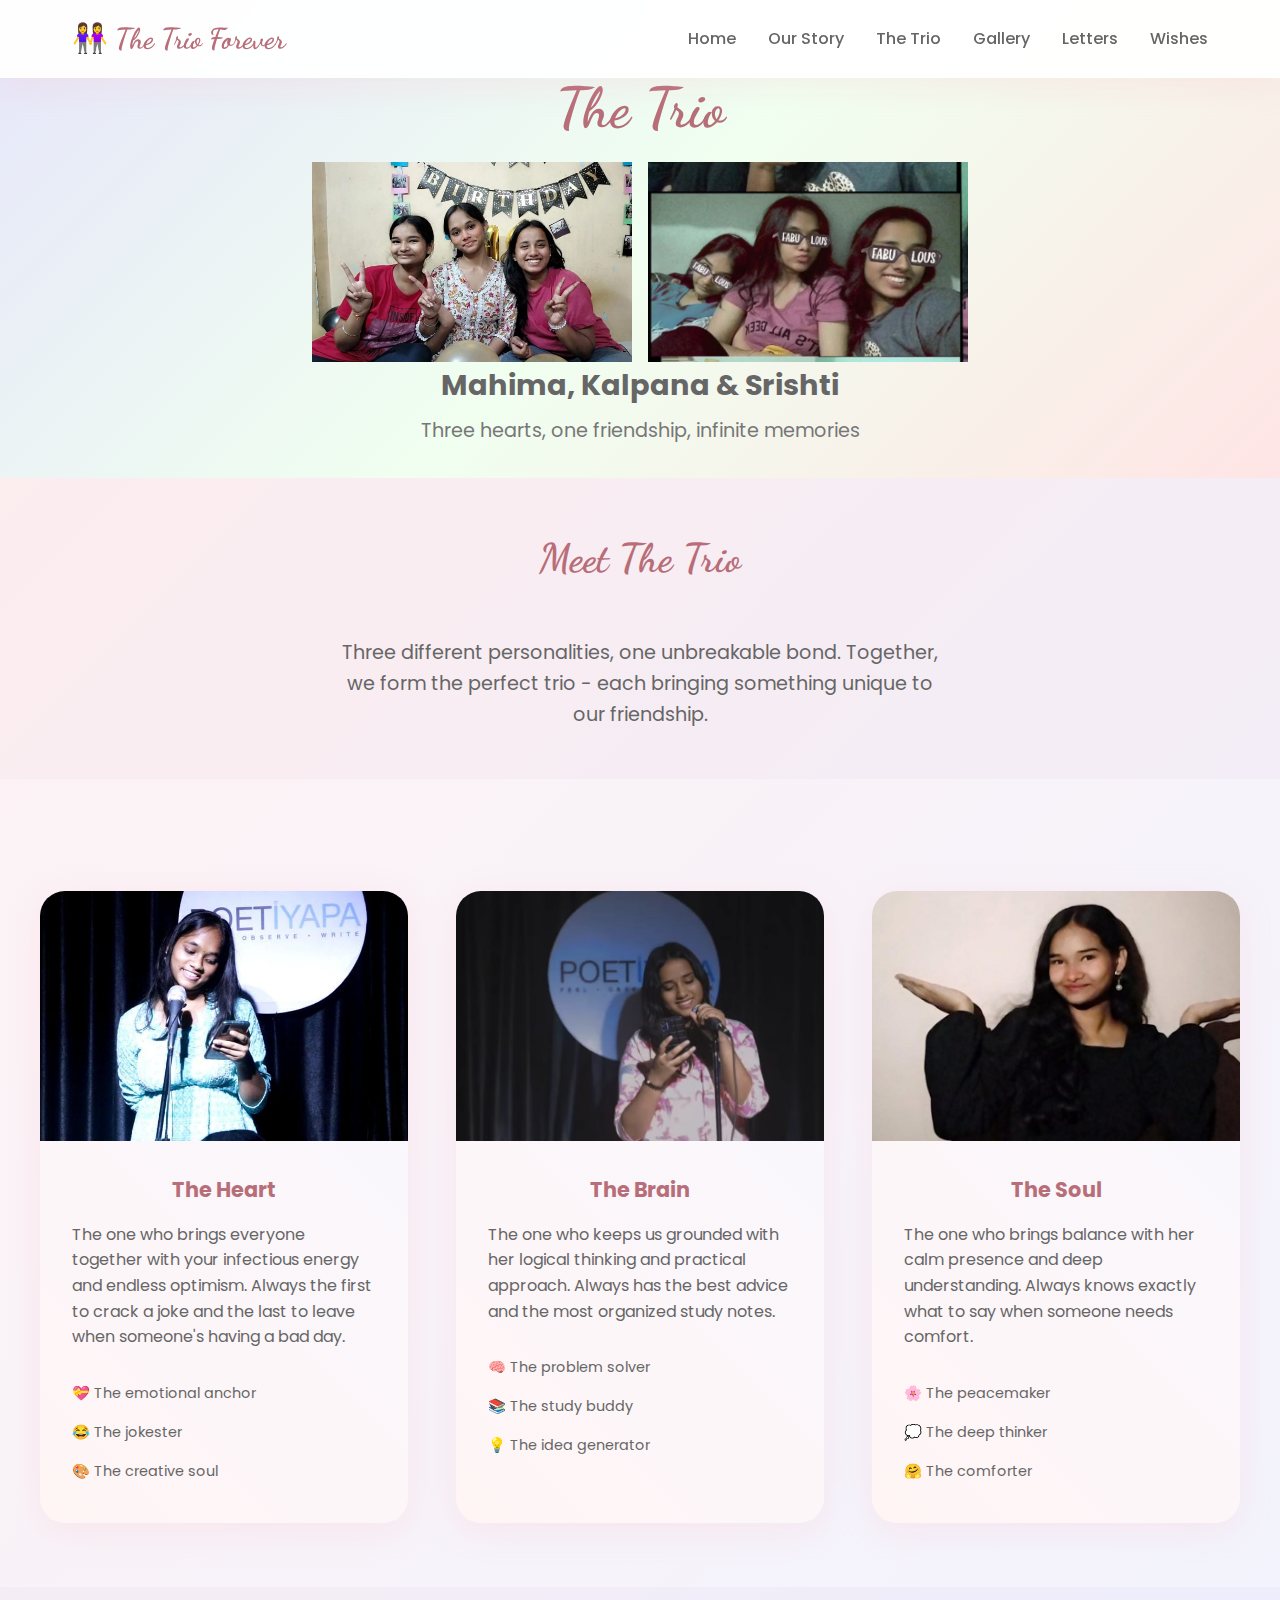
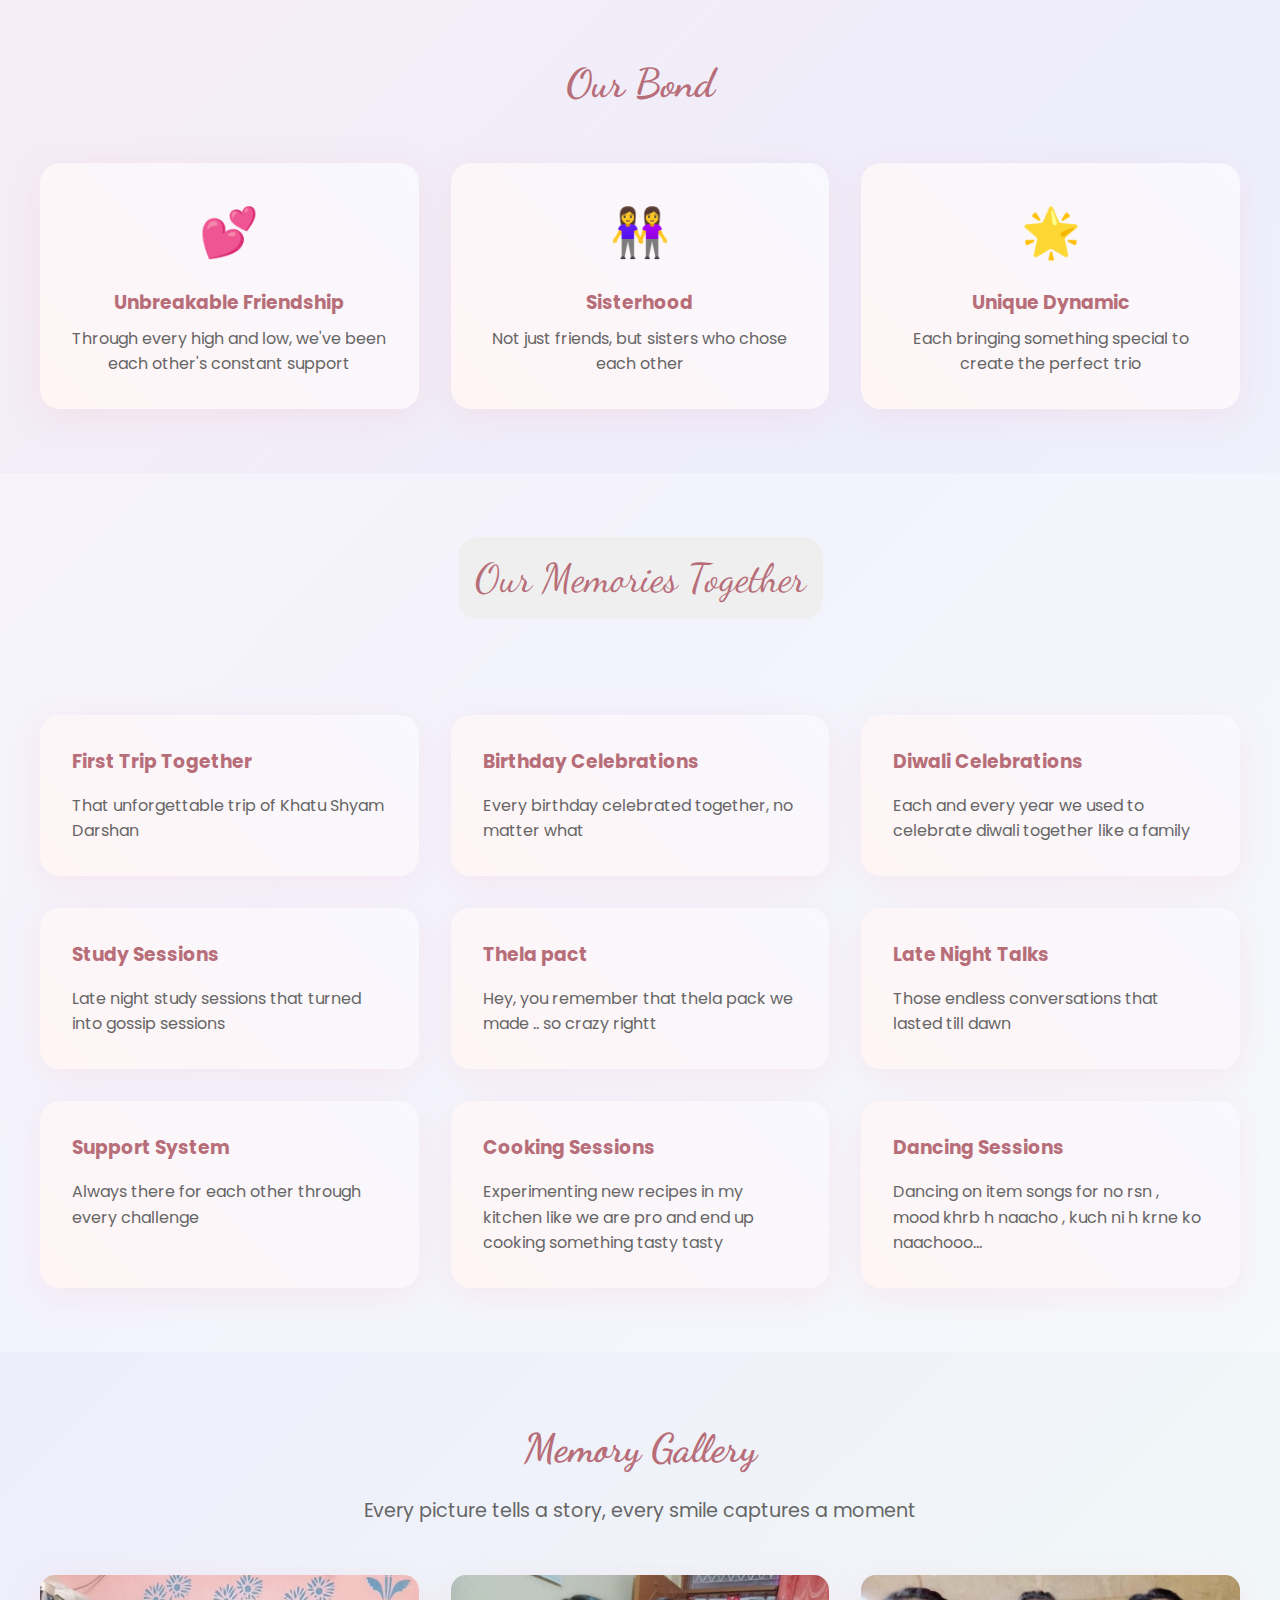
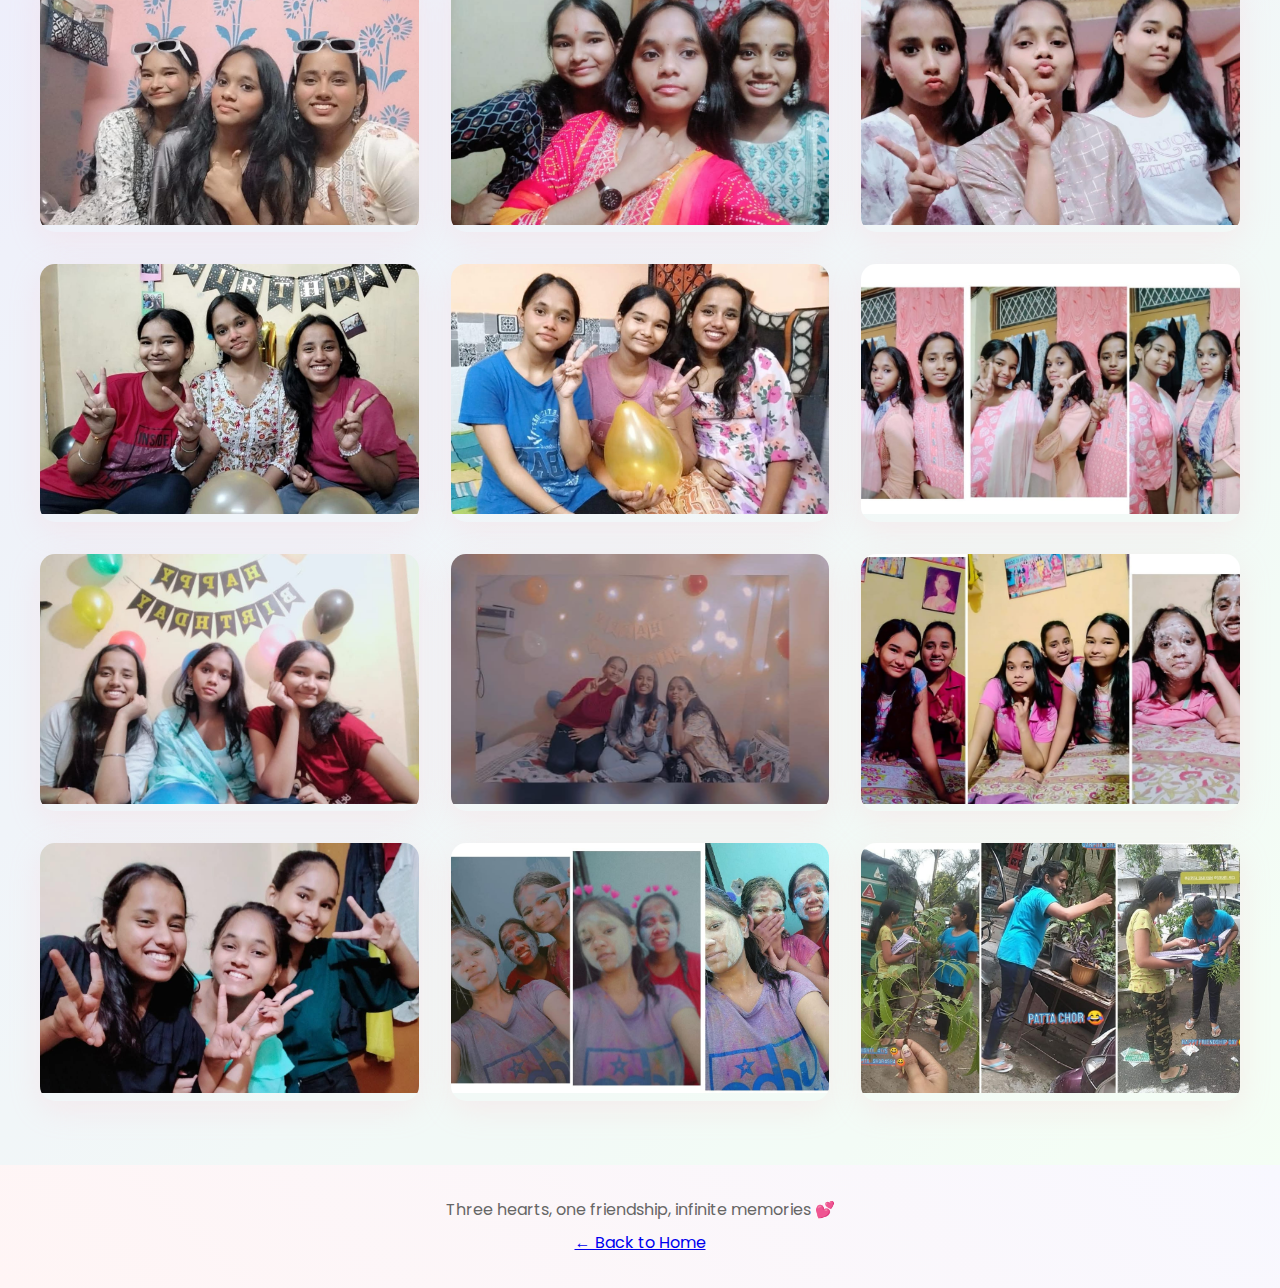
<file: the-trio.html>
<!DOCTYPE html>
<html lang="en">
<head>
    <meta charset="UTF-8">
    <meta name="viewport" content="width=device-width, initial-scale=1.0">
    <title>The Trio 💕</title>
    <link rel="stylesheet" href="style.css">
    <link rel="stylesheet" href="the-trio.css">
    <link href="https://fonts.googleapis.com/css2?family=Dancing+Script:wght@400;700&family=Poppins:wght@300;400;500;600&display=swap" rel="stylesheet">
    <link rel="stylesheet" href="https://cdnjs.cloudflare.com/ajax/libs/font-awesome/6.0.0/css/all.min.css">
</head>
<body>
    <!-- Navigation -->
    <nav class="navbar">
        <div class="nav-container">
            <div class="nav-logo">👭 The Trio Forever</div>
            <ul class="nav-menu">
                <li><a href="index.html" class="nav-link">Home</a></li>
                <li><a href="our-story.html" class="nav-link">Our Story</a></li>
                <li><a href="the-trio.html" class="nav-link active">The Trio</a></li>
                <!-- <li><a href="memories.html" class="nav-link">Memories</a></li> -->
                <li><a href="gallery.html" class="nav-link">Gallery</a></li>
                <li><a href="letters.html" class="nav-link">Letters</a></li>
                <li><a href="wishes.html" class="nav-link">Wishes</a></li>
            </ul>
            <div class="hamburger">
                <span></span>
                <span></span>
                <span></span>
            </div>
        </div>
    </nav>

    <!-- Hero Section -->
    <section class="trio-hero">
        <div class="trio-content">
            <h1 class="trio-title">The Trio</h1>
            <div class="trio-images">
                <img src="assets/b11.jpg" alt="The Trio" class="trio-image">
                <img src="assets/trio2.jpg" alt="The Trio" class="trio-image">
                
            </div>
            <h2 class="trio-subtitle">Mahima, Kalpana & Srishti</h2>
            <p class="trio-description">
                Three hearts, one friendship, infinite memories
            </p>
        </div>
    </section>

    <!-- Trio Introduction -->
    <section class="trio-intro">
        <div class="container">
            <h2 class="section-title">Meet The Trio</h2>
            <p class="intro-text">
                Three different personalities, one unbreakable bond. Together, we form the perfect trio - each bringing something unique to our friendship.
            </p>
        </div>
    </section>

    <!-- Individual Profiles -->
    <section class="profiles-section">
        <div class="container">
            <div class="profiles-grid">
                <!-- You -->
                <div class="profile-card">
                    <div class="profile-image">
                        <img src="assets/kaliii.jpg" alt="You" class="profile-img">
                        <div class="profile-overlay">
                            <h3>Kalpana</h3>
                            <p>The Heart of the Trio</p>
                        </div>
                    </div>
                    <div class="profile-info">
                        <h4>The Heart</h4>
                        <p>The one who brings everyone together with your infectious energy and endless optimism. Always the first to crack a joke and the last to leave when someone's having a bad day.</p>
                        <ul class="traits">
                            <li>💝 The emotional anchor</li>
                            <li>😂 The jokester</li>
                            <li>🎨 The creative soul</li>
                        </ul>
                    </div>
                </div>

                <!-- Mahima -->
                <div class="profile-card">
                    <div class="profile-image">
                        <img src="assets/mahi.jpg" alt="Mahima" class="profile-img">
                        <div class="profile-overlay">
                            <h3>Mahima</h3>
                            <p>The Brain of the Trio</p>
                        </div>
                    </div>
                    <div class="profile-info">
                        <h4>The Brain</h4>
                        <p>The one who keeps us grounded with her logical thinking and practical approach. Always has the best advice and the most organized study notes.</p>
                        <ul class="traits">
                            <li>🧠 The problem solver</li>
                            <li>📚 The study buddy</li>
                            <li>💡 The idea generator</li>
                        </ul>
                    </div>
                </div>

                <!-- Srishti -->
                <div class="profile-card">
                    <div class="profile-image">
                        <img src="assets/srii.jpg" alt="Srishti" class="profile-img">
                        <div class="profile-overlay">
                            <h3>Srishti</h3>
                            <p>The Soul of the Trio</p>
                        </div>
                    </div>
                    <div class="profile-info">
                        <h4>The Soul</h4>
                        <p>The one who brings balance with her calm presence and deep understanding. Always knows exactly what to say when someone needs comfort.</p>
                        <ul class="traits">
                            <li>🌸 The peacemaker</li>
                            <li>💭 The deep thinker</li>
                            <li>🤗 The comforter</li>
                        </ul>
                    </div>
                </div>
            </div>
        </div>
    </section>

    <!-- Trio Bond Section -->
    <section class="trio-bond">
        <div class="container">
            <h2 class="section-title">Our Bond</h2>
            <div class="bond-features">
                <div class="feature-card">
                    <div class="feature-icon">💕</div>
                    <h3>Unbreakable Friendship</h3>
                    <p>Through every high and low, we've been each other's constant support</p>
                </div>
                <div class="feature-card">
                    <div class="feature-icon">👭</div>
                    <h3>Sisterhood</h3>
                    <p>Not just friends, but sisters who chose each other</p>
                </div>
                <div class="feature-card">
                    <div class="feature-icon">🌟</div>
                    <h3>Unique Dynamic</h3>
                    <p>Each bringing something special to create the perfect trio</p>
                </div>
            </div>
        </div>
    </section>

    <!-- Memories Section -->
    <section class="memories-section">
        <div class="container">
            <h2  class="section-title" >
            <button  class="section-title">Our Memories Together</button></h2>
            <div class="memories-grid">
                <div class="memory-card">
                    <h3>First Trip Together</h3>
                    <p>That unforgettable trip of Khatu Shyam Darshan</p>
                </div>
                   <div class="memory-card">
                    <h3>Birthday Celebrations</h3>
                    <p>Every birthday celebrated together, no matter what</p>
                </div>
                <div class="memory-card">
                    <h3>Diwali Celebrations</h3>
                    <p>Each and every year we used to celebrate diwali together like a family</p>
                </div>
                 <div class="memory-card">
                    <h3>Study Sessions</h3>
                    <p>Late night study sessions that turned into gossip sessions</p>
                </div>
                 <div class="memory-card">
                    <h3>Thela pact</h3>
                    <p> Hey, you remember that thela pack we made .. so crazy rightt</p>
                </div>
                <div class="memory-card">
                    <h3>Late Night Talks</h3>
                    <p>Those endless conversations that lasted till dawn</p>
                </div>
                <div class="memory-card">
                    <h3>Support System</h3>
                    <p>Always there for each other through every challenge</p>
                </div>
                 <div class="memory-card">
                    <h3>Cooking Sessions</h3>
                    <p>Experimenting new recipes in my kitchen like we are pro and end up cooking something tasty tasty</p>
                </div>
                <div class="memory-card">
                    <h3>Dancing Sessions </h3>
                    <p>Dancing on item songs for no rsn , mood khrb h naacho , kuch ni h krne ko naachooo... </p>
                </div>
            </div>
        </div>
    </section>

    <!-- Special Moments Section
    <section class="special-moments">
        <div class="container">
            <h2 class="section-title">Special Moments</h2>
            <div class="moments-grid">
                <div class="moment-card">
                    <h3>First Trip Together</h3>
                    <p>That unforgettable weekend when we all went to the beach and got caught in the rain</p>
                </div>
                <div class="moment-card">
                    <h3>Study Sessions</h3>
                    <p>Late night study sessions that turned into gossip sessions</p>
                </div>
                <div class="moment-card">
                    <h3>Birthday Celebrations</h3>
                    <p>Every birthday celebrated together, no matter what</p>
                </div>
                <div class="moment-card">
                    <h3>Support System</h3>
                    <p>Always there for each other through every challenge</p>
                </div>
            </div>
        </div>
    </section> -->

    

    <!-- Memory Gallery Section -->
    <section class="memories-gallery-section">
        <div class="container">
            <h2 class="section-title">Memory Gallery</h2>
            <p class="gallery-intro">Every picture tells a story, every smile captures a moment</p>
            <div class="gallery-grid">
             
                <div class="gallery-item">
                    <img src="assets/d1.jpg" alt="Memory 1">
                    <div class="gallery-overlay">
                        <p>Diwali 2024</p>
                    </div>
                </div>
                <div class="gallery-item">
                    <img src="assets/d2.jpg" alt="Memory 2">
                    <div class="gallery-overlay">
                        <p>Diwali 2023</p>
                    </div>
                </div>
                <div class="gallery-item">
                    <img src="assets/d3.jpg" alt="Memory 3">
                    <div class="gallery-overlay">
                        <p>Diwali 2022</p>
                    </div>
                </div>
                <div class="gallery-item">
                    <img src="assets/Kb1.jpg" alt="Memory 4">
                    <div class="gallery-overlay">
                        <p>Kalpana's birthday 2024</p>
                    </div>
                </div>
                <div class="gallery-item">
                    <img src="assets/mb22.jpg" alt="Memory 5">
                    <div class="gallery-overlay">
                        <p>Mahima's Birthday 2024</p>
                    </div>
                </div>
                <div class="gallery-item">
                    <img src="assets/p2.jpg" alt="Memory 6">
                    <div class="gallery-overlay">
                        <p>Janmashtmi 2023</p>
                    </div>
                </div>
                    <div class="gallery-item">
                    <img src="assets/kb2.jpg" alt="Memory 4">
                    <div class="gallery-overlay">
                        <p>Kalpana's birthday 2023</p>
                    </div>
                </div>
                <div class="gallery-item">
                    <img src="assets/mb23.jpg" alt="Memory 5">
                    <div class="gallery-overlay">
                        <p>Mahima's Birthday 2023</p>
                    </div>
                </div>
                <div class="gallery-item">
                    <img src="assets/sb22.jpg" alt="Memory 6">
                    <div class="gallery-overlay">
                        <p>Srishti's Birthday 2023</p>
                    </div>
                </div>
                    <div class="gallery-item">
                    <img src="assets/kb3.jpg" alt="Memory 4">
                    <div class="gallery-overlay">
                        <p>Kalpana's birthday 2022</p>
                    </div>
                </div>
                <div class="gallery-item">
                    <img src="assets/p4.jpg" alt="Memory 5">
                    <div class="gallery-overlay">
                        <p>Holi 2023</p>
                    </div>
                </div>
                <div class="gallery-item">
                    <img src="assets/r22.jpg" alt="Memory 6">
                    <div class="gallery-overlay">
                        <p>Friendship Day 2022</p>
                    </div>
                </div>
            </div>
        </div>
    </section>

    <footer class="footer">
        <div class="container">
            <p>Three hearts, one friendship, infinite memories 💕</p>
            <a href="index.html" class="back-home">← Back to Home</a>
        </div>
    </footer>

    <script src="script.js"></script>
</body>
</html>
</file>
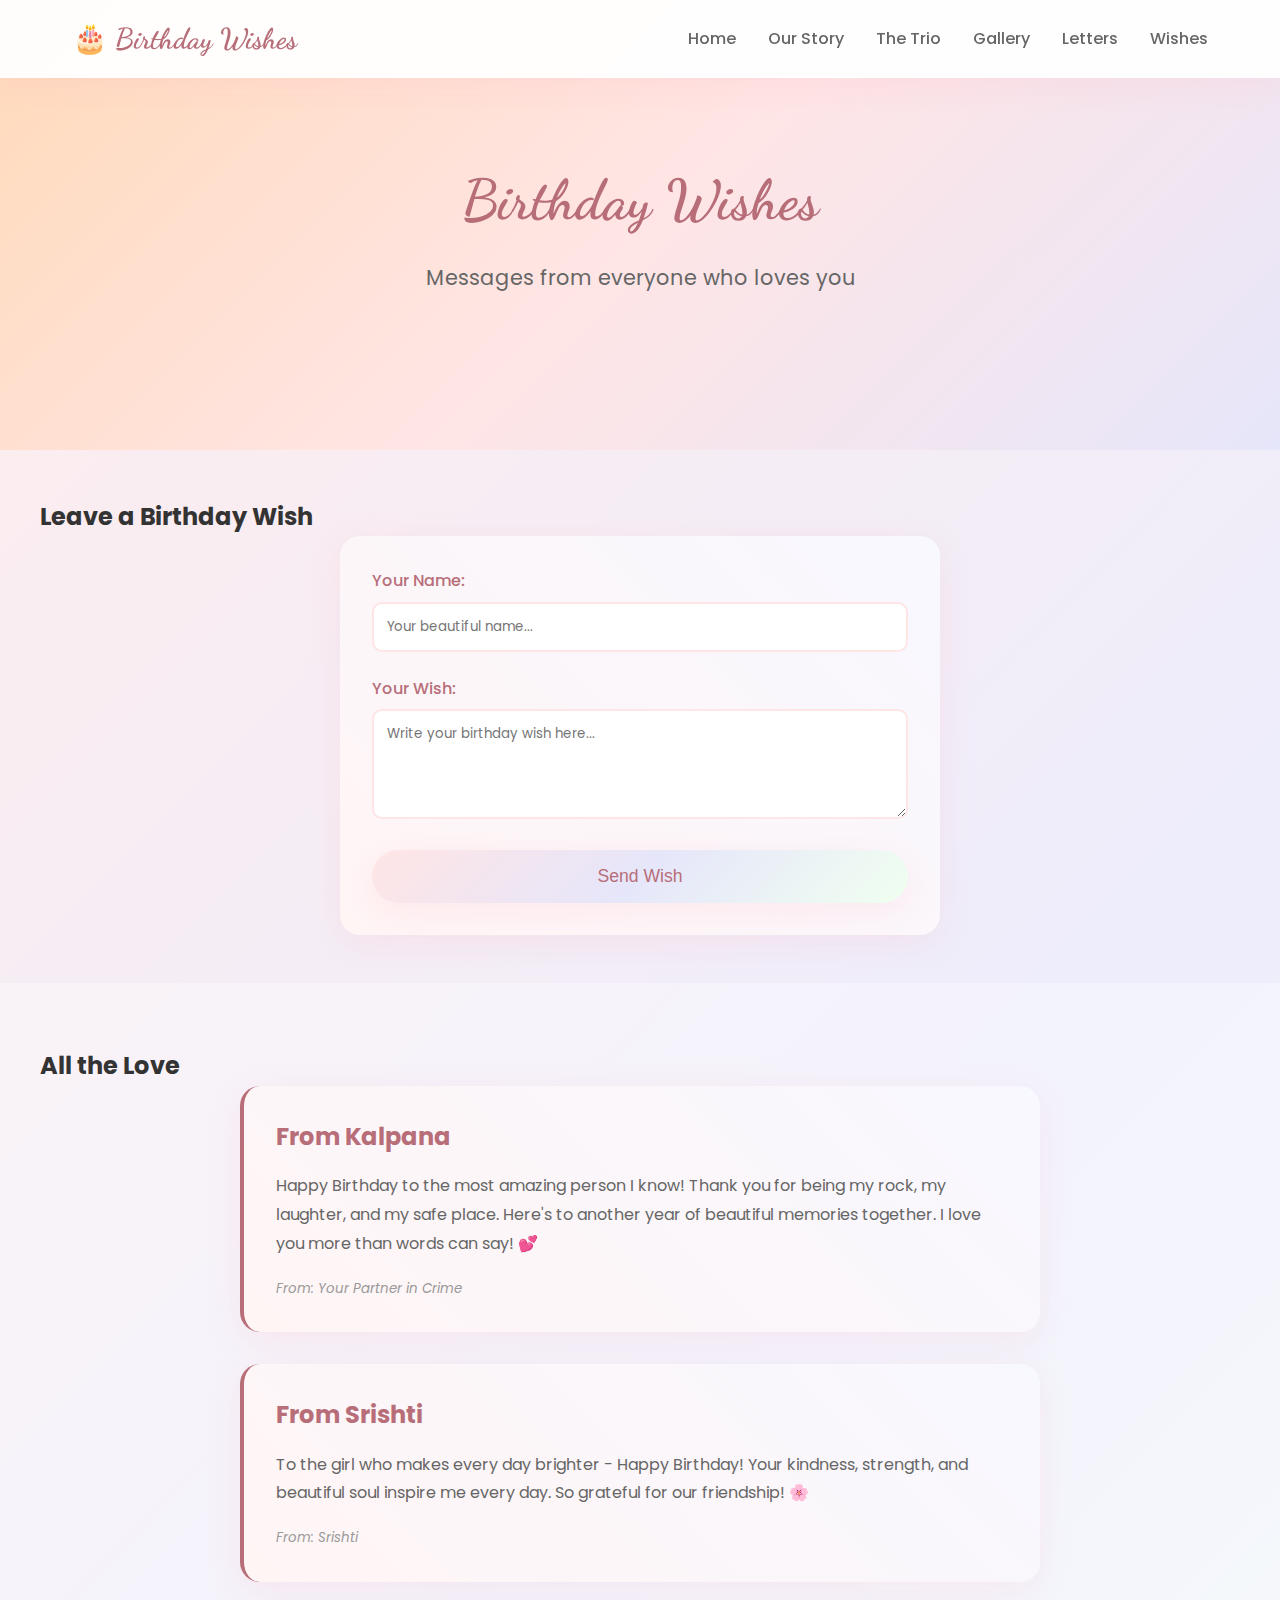
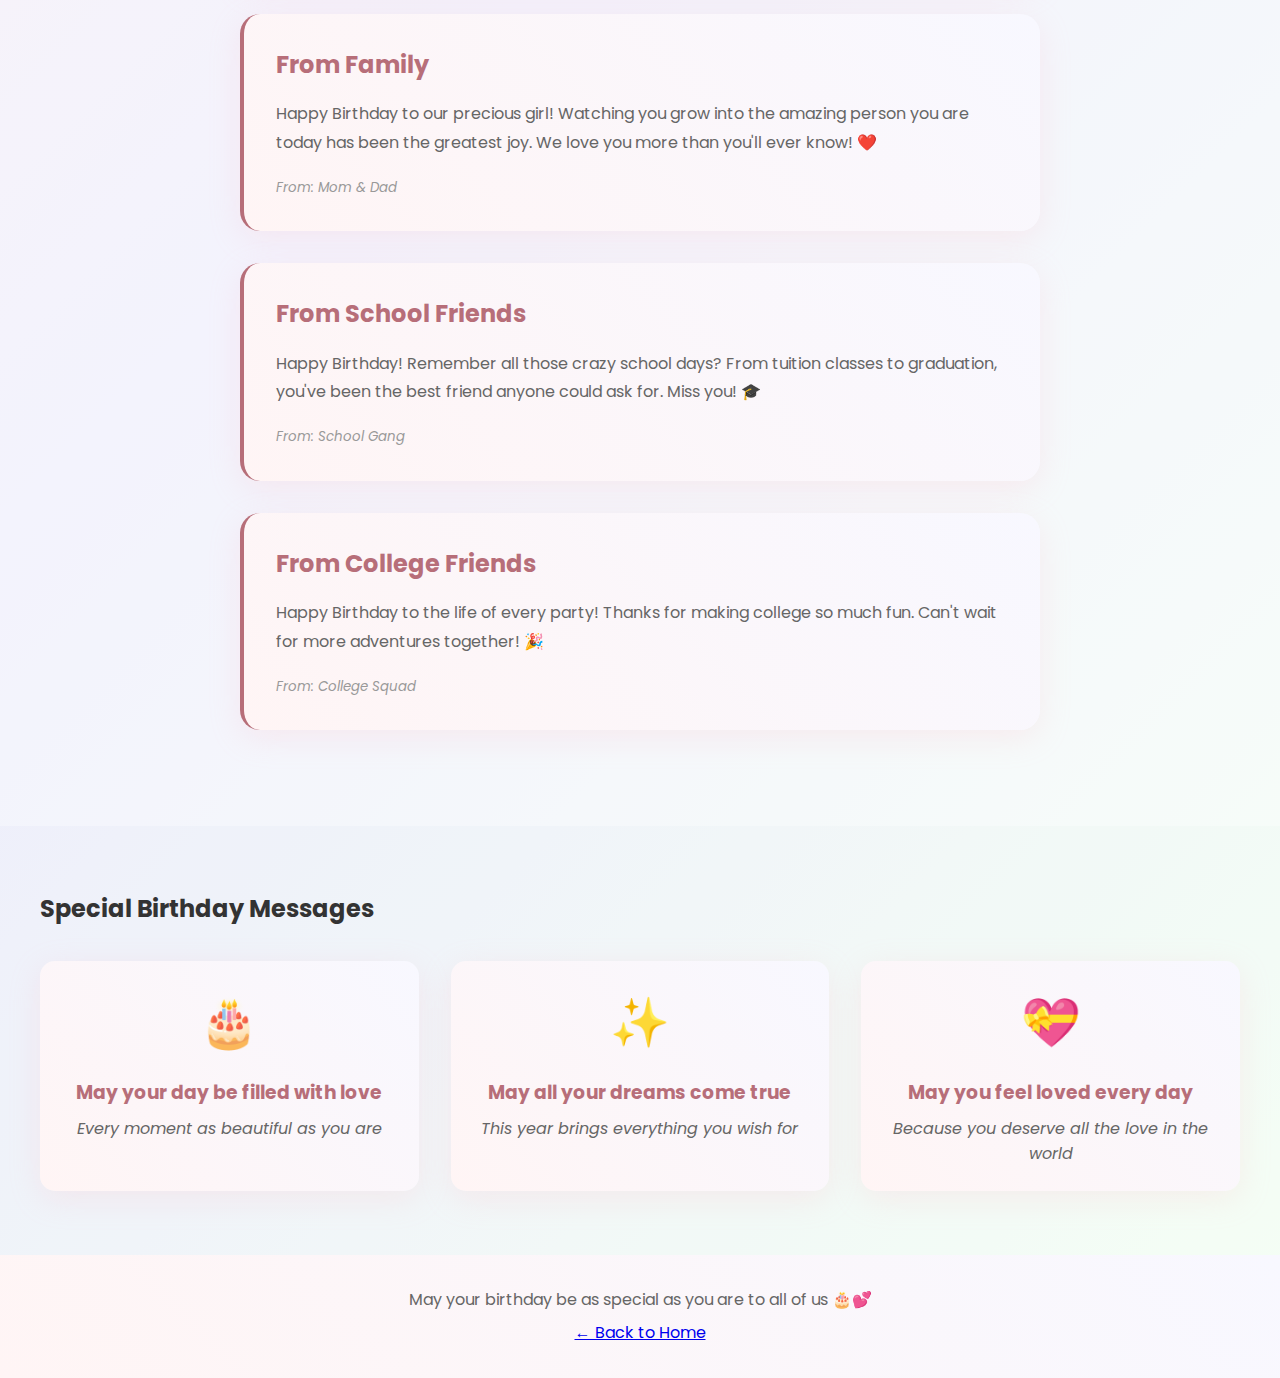
<file: wishes.html>
<!DOCTYPE html>
<html lang="en">
<head>
    <meta charset="UTF-8">
    <meta name="viewport" content="width=device-width, initial-scale=1.0">
    <title>Birthday Wishes 🎂</title>
    <link rel="stylesheet" href="style.css">
    <link rel="stylesheet" href="wishes.css">
    <link href="https://fonts.googleapis.com/css2?family=Dancing+Script:wght@400;700&family=Poppins:wght@300;400;500;600&display=swap" rel="stylesheet">
    <link rel="stylesheet" href="https://cdnjs.cloudflare.com/ajax/libs/font-awesome/6.0.0/css/all.min.css">
</head>
<body>
    <!-- Navigation -->
    <nav class="navbar">
        <div class="nav-container">
            <div class="nav-logo">🎂 Birthday Wishes</div>
            <ul class="nav-menu">
                <li><a href="index.html" class="nav-link">Home</a></li>
                <li><a href="our-story.html" class="nav-link">Our Story</a></li>
                <li><a href="the-trio.html" class="nav-link">The Trio</a></li>
                <li><a href="gallery.html" class="nav-link">Gallery</a></li>
                <li><a href="letters.html" class="nav-link">Letters</a></li>
                <li><a href="wishes.html" class="nav-link active">Wishes</a></li>
            </ul>
            <div class="hamburger">
                <span></span>
                <span></span>
                <span></span>
            </div>
        </div>
    </nav>

    <!-- Hero Section -->
    <section class="wishes-hero">
        <div class="wishes-content">
            <h1 class="wishes-title">Birthday Wishes</h1>
            <p class="wishes-subtitle">Messages from everyone who loves you</p>
        </div>
    </section>

    <!-- Add Wish Section -->
    <section class="add-wish">
        <div class="container">
            <h2>Leave a Birthday Wish</h2>
            <form class="wish-form" id="wish-form">
                <div class="form-group">
                    <label for="wisher-name">Your Name:</label>
                    <input type="text" id="wisher-name" placeholder="Your beautiful name..." required>
                </div>
                <div class="form-group">
                    <label for="wish-text">Your Wish:</label>
                    <textarea id="wish-text" rows="4" placeholder="Write your birthday wish here..." required></textarea>
                </div>
                <button type="submit" class="submit-btn">Send Wish</button>
            </form>
        </div>
    </section>

    <!-- Wishes Display Section -->
    <section class="wishes-display">
        <div class="container">
            <h2>All the Love</h2>
            <div class="wishes-container" id="wishes-container">
                
                <!-- Sample Wishes -->
                <div class="wish-card">
                    <h3>From Kalpana</h3>
                    <p>Happy Birthday to the most amazing person I know! Thank you for being my rock, my laughter, and my safe place. Here's to another year of beautiful memories together. I love you more than words can say! 💕</p>
                    <small>From: Your Partner in Crime</small>
                </div>

                <div class="wish-card">
                    <h3>From Srishti</h3>
                    <p>To the girl who makes every day brighter - Happy Birthday! Your kindness, strength, and beautiful soul inspire me every day. So grateful for our friendship! 🌸</p>
                    <small>From: Srishti</small>
                </div>

                <div class="wish-card">
                    <h3>From Family</h3>
                    <p>Happy Birthday to our precious girl! Watching you grow into the amazing person you are today has been the greatest joy. We love you more than you'll ever know! ❤️</p>
                    <small>From: Mom & Dad</small>
                </div>

                <div class="wish-card">
                    <h3>From School Friends</h3>
                    <p>Happy Birthday! Remember all those crazy school days? From tuition classes to graduation, you've been the best friend anyone could ask for. Miss you! 🎓</p>
                    <small>From: School Gang</small>
                </div>

                <div class="wish-card">
                    <h3>From College Friends</h3>
                    <p>Happy Birthday to the life of every party! Thanks for making college so much fun. Can't wait for more adventures together! 🎉</p>
                    <small>From: College Squad</small>
                </div>

            </div>
        </div>
    </section>

    <!-- Special Messages Section -->
    <section class="special-messages">
        <div class="container">
            <h2>Special Birthday Messages</h2>
            <div class="messages-grid">
                <div class="message-card">
                    <div class="message-icon">🎂</div>
                    <h3>May your day be filled with love</h3>
                    <p>Every moment as beautiful as you are</p>
                </div>
                <div class="message-card">
                    <div class="message-icon">✨</div>
                    <h3>May all your dreams come true</h3>
                    <p>This year brings everything you wish for</p>
                </div>
                <div class="message-card">
                    <div class="message-icon">💝</div>
                    <h3>May you feel loved every day</h3>
                    <p>Because you deserve all the love in the world</p>
                </div>
            </div>
        </div>
    </section>

    <footer class="footer">
        <div class="container">
            <p>May your birthday be as special as you are to all of us 🎂💕</p>
            <a href="index.html" class="back-home">← Back to Home</a>
        </div>
    </footer>

    <script src="script.js"></script>
</body>
</html>
</file>
<file: cta-styles.css>
/* CTA Button reveal animations */
.cta-button {
    cursor: pointer;
    transition: all 0.3s ease;
    background: linear-gradient(45deg, #FFF5F5, #F8F8FF);
    color:  #B76E79;
    border: none;
    padding: 1rem 2rem;
    font-size: 1.1rem;
    border-radius: 50px;
    /* box-shadow: 0 4px 15px rgba(255, 107, 107, 0.3); */
    position: relative;
    overflow: hidden;
}
/* 
.cta-button:hover {
    transform: translateY(-2px);
    box-shadow: 0 8px 25px rgba(255, 107, 107, 0.4);
} */

.cta-button:active {
    transform: translateY(0);
}

.cta-button::before {
    content: '';
    position: absolute;
    top: 0;
    left: -100%;
    width: 100%;
    height: 100%;
    background: linear-gradient(90deg, transparent, rgba(255, 255, 255, 0.2), transparent);
    transition: left 0.5s ease;
}

.cta-button:hover::before {
    left: 100%;
}

/* Content reveal animations */
.hero-content {
    transition: all 0.8s ease;
}

.hero-image {
    transition: all 0.8s ease;
}

.content-revealed {
    animation: slideInFromLeft 1s ease-out;
}

.image-revealed {
    animation: slideInFromRight 1s ease-out;
}

@keyframes slideInFromLeft {
    0% {
        opacity: 0;
        transform: translateX(-100px);
    }
    100% {
        opacity: 1;
        transform: translateX(0);
    }
}

@keyframes slideInFromRight {
    0% {
        opacity: 0;
        transform: translateX(100px);
    }
    100% {
        opacity: 1;
        transform: translateX(0);
    }
}

/* Confetti celebration effect */
.confetti {
    position: fixed;
    width: 10px;
    height: 10px;
    background-color: #ff6b6b;
    top: -10px;
    z-index: 1000;
    animation: confetti-fall 3s linear forwards;
}

@keyframes confetti-fall {
    0% {
        transform: translateY(-100vh) rotate(0deg);
        opacity: 1;
    }
    100% {
        transform: translateY(100vh) rotate(720deg);
        opacity: 0;
    }
}

/* Responsive Design */
@media (max-width: 768px) {
    .cta-button {
        padding: 0.8rem 1.5rem;
        font-size: 1rem;
    }
}
</file>
<file: gallery.css>
/* Gallery Page Styles */
.gallery-hero {
    min-height: 50vh;
    background: linear-gradient(135deg, #F0FFF0 0%, #E0F6FF 50%, #FFE5E5 100%);
    display: flex;
    align-items: center;
    justify-content: center;
    text-align: center;
    padding: 2rem;
}

.gallery-content h1 {
    font-family: 'Dancing Script', cursive;
    font-size: 3.5rem;
    color: var(--rose-gold);
    margin-bottom: 1rem;
}

.gallery-content p {
    font-size: 1.3rem;
    color: #666;
}

/* Upload Section */
.upload-section {
    padding: 3rem 2rem;
    background: rgba(255, 255, 255, 0.3);
}

.upload-form {
    max-width: 500px;
    margin: 0 auto;
    background: var(--gradient-card);
    padding: 2rem;
    border-radius: 20px;
    box-shadow: var(--soft-shadow);
}

.form-group {
    margin-bottom: 1.5rem;
}

.form-group label {
    display: block;
    margin-bottom: 0.5rem;
    color: var(--rose-gold);
    font-weight: 500;
}

.form-group input,
.form-group select,
.form-group textarea {
    width: 100%;
    padding: 0.8rem;
    border: 2px solid #FFE5E5;
    border-radius: 10px;
    font-family: 'Poppins', sans-serif;
    transition: border-color 0.3s ease;
}

.form-group input:focus,
.form-group select:focus,
.form-group textarea:focus {
    outline: none;
    border-color: var(--rose-gold);
}

.upload-btn {
    background: var(--gradient-bg);
    color: var(--rose-gold);
    border: none;
    padding: 1rem 2rem;
    font-size: 1.1rem;
    border-radius: 50px;
    cursor: pointer;
    transition: all 0.3s ease;
    box-shadow: var(--soft-shadow);
    width: 100%;
}

.upload-btn:hover {
    transform: translateY(-3px);
    box-shadow: var(--glow-shadow);
}

/* Gallery Section */
.gallery-section {
    padding: 4rem 2rem;
    background: rgba(255, 255, 255, 0.5);
}

.category-section {
    margin-bottom: 3rem;
}

.category-title {
    font-family: 'Dancing Script', cursive;
    font-size: 2.5rem;
    color: var(--rose-gold);
    text-align: center;
    margin-bottom: 2rem;
}

.gallery-grid {
    display: grid;
    grid-template-columns: repeat(auto-fit, minmax(250px, 1fr));
    gap: 2rem;
}

.gallery-item {
    position: relative;
    border-radius: 20px;
    overflow: hidden;
    box-shadow: var(--soft-shadow);
    transition: transform 0.3s ease;
}

.gallery-item:hover {
    transform: scale(1.05);
    
}

.gallery-img {
    width: 100%;
    height: 200px;
    object-fit: cover;
    transition: transform 0.3s ease;
}

.gallery-item:hover .gallery-img {
    transform: scale(1.1);
}

.overlay {
    position: absolute;
    top: 0;
    left: 0;
    right: 0;
    bottom: 0;
    background: rgba(183, 110, 121, 0.8);
    color: white;
    display: flex;
    align-items: center;
    justify-content: center;
    opacity: 0;
    transition: opacity 0.3s ease;
    text-align: center;
    padding: 1rem;
}

.gallery-item:hover .overlay {
    opacity: 1;
}

.overlay p {
    font-size: 1.1rem;
    font-weight: 500;
}

/* Lightbox Styles */
.lightbox {
    display: none;
    position: fixed;
    z-index: 1000;
    left: 0;
    top: 0;
    width: 100%;
    height: 100%;
    background-color: rgba(0, 0, 0, 0.9);
}

.lightbox-content {
    position: absolute;
    top: 50%;
    left: 50%;
    transform: translate(-50%, -50%);
    max-width: 90%;
    max-height: 90%;
}

.lightbox-close {
    position: absolute;
    top: 20px;
    right: 35px;
    color: white;
    font-size: 40px;
    cursor: pointer;
}

/* Responsive Design */
@media screen and (max-width: 768px) {
    .gallery-grid {
        grid-template-columns: 1fr;
    }
    
    .gallery-content h1 {
        font-size: 2.5rem;
    }
    
    .upload-form {
        margin: 0 1rem;
    }
}
</file>
<file: letters.css>
/* Letters Page Styles */
.letters-hero {
    min-height: 50vh;
    background: linear-gradient(135deg, #FFF8DC 0%, #FFE5E5 50%, #E6E6FA 100%);
    display: flex;
    align-items: center;
    justify-content: center;
    text-align: center;
    padding: 2rem;
}

.letters-content h1 {
    font-family: 'Dancing Script', cursive;
    font-size: 3.5rem;
    color: var(--rose-gold);
    margin-bottom: 1rem;
}

.letters-content p {
    font-size: 1.3rem;
    color: #666;
}

/* Write Letter Section */
.write-letter {
    padding: 3rem 2rem;
    background: rgba(255, 255, 255, 0.3);
}

.letter-form {
    max-width: 600px;
    margin: 0 auto;
    background: var(--gradient-card);
    padding: 2rem;
    border-radius: 20px;
    box-shadow: var(--soft-shadow);
}

.form-group {
    margin-bottom: 1.5rem;
}

.form-group label {
    display: block;
    margin-bottom: 0.5rem;
    color: var(--rose-gold);
    font-weight: 500;
}

.form-group input,
.form-group textarea {
    width: 100%;
    padding: 0.8rem;
    border: 2px solid #FFE5E5;
    border-radius: 10px;
    font-family: 'Poppins', sans-serif;
    transition: border-color 0.3s ease;
    resize: vertical;
}

.form-group input:focus,
.form-group textarea:focus {
    outline: none;
    border-color: var(--rose-gold);
}

.submit-btn {
    background: var(--gradient-bg);
    color: var(--rose-gold);
    border: none;
    padding: 1rem 2rem;
    font-size: 1.1rem;
    border-radius: 50px;
    cursor: pointer;
    transition: all 0.3s ease;
    box-shadow: var(--soft-shadow);
    width: 100%;
}

.submit-btn:hover {
    transform: translateY(-3px);
    box-shadow: var(--glow-shadow);
}

/* Letters Display Section */
.letters-display {
    padding: 4rem 2rem;
    background: rgba(255, 255, 255, 0.5);
}

.letters-container {
    max-width: 800px;
    margin: 0 auto;
}

.letter-card {
    background: var(--gradient-card);
    padding: 2rem;
    border-radius: 20px;
    margin-bottom: 2rem;
    box-shadow: var(--soft-shadow);
    transition: transform 0.3s ease;
    border-left: 4px solid var(--rose-gold);
}

.letter-card:hover {
    transform: translateY(-3px);
    box-shadow: var(--glow-shadow);
}

.letter-card h3 {
    color: var(--rose-gold);
    margin-bottom: 1rem;
    font-size: 1.5rem;
}

.letter-card p {
    color: #666;
    line-height: 1.8;
    margin-bottom: 1rem;
}

.letter-card small {
    color: #999;
    font-style: italic;
}

/* Screenshots Section */
.screenshots-section {
    padding: 4rem 2rem;
    background: rgba(255, 255, 255, 0.3);
}

.screenshots-grid {
    display: grid;
    grid-template-columns: repeat(auto-fit, minmax(250px, 1fr));
    gap: 2rem;
    margin-top: 2rem;
}

.screenshot-card {
    background: var(--gradient-card);
    padding: 1.5rem;
    border-radius: 15px;
    text-align: center;
    box-shadow: var(--soft-shadow);
    transition: transform 0.3s ease;
}

.screenshot-card:hover {
    transform: translateY(-5px);
}

.screenshot-img {
    width: 100%;
    height: 200px;
    object-fit: cover;
    border-radius: 10px;
    margin-bottom: 1rem;
}

.screenshot-card p {
    color: #666;
    font-style: italic;
}

/* Responsive Design */
@media screen and (max-width: 768px) {
    p{
        font-size: 0.8rem;
    }
    li{
        font-size: 0.8rem;
    }
    .letters-content h1 {
        font-size: 2.5rem;
    }
    
    .letter-form,
    .screenshots-grid {
        margin: 0 1rem;
    }
}
</file>
<file: our-story.css>
/* Our Story Page Styles */
.story-hero {
    min-height: 50vh;
    background: linear-gradient(135deg, #FFE5E5 0%, #E6E6FA 50%, #F0FFF0 100%);
    display: flex;
    align-items: center;
    justify-content: center;
    text-align: center;
    padding: 2rem;
    position: relative;
    overflow: hidden;
}

.story-content h1 {
    font-family: 'Dancing Script', cursive;
    font-size: 3.5rem;
    color: var(--rose-gold);
    margin-bottom: 1rem;
}

.story-content p {
    font-size: 1.3rem;
    color: #666;
}

/* Timeline Styles */
.timeline-section {
    padding: 4rem 2rem;
    background: rgba(255, 255, 255, 0.3);
}

.timeline {
    position: relative;
    max-width: 1200px;
    margin: 0 auto;
}

.timeline::after {
    content: '';
    position: absolute;
    width: 6px;
    background: var(--primary-pink);
    top: 0;
    bottom: 0;
    left: 50%;
    margin-left: -3px;
    border-radius: 3px;
}

.timeline-item {
    padding: 10px 40px;
    position: relative;
    background-color: inherit;
    width: 50%;
    margin-bottom: 2rem;
}

.timeline-item::after {
    content: '';
    position: absolute;
    width: 25px;
    height: 25px;
    right: -17px;
    background: var(--rose-gold);
    border: 4px solid var(--primary-pink);
    top: 15px;
    border-radius: 50%;
    z-index: 1;
}

.timeline-item:nth-child(even) {
    left: 50%;
}

.timeline-item:nth-child(even)::after {
    left: -16px;
}

.timeline-date {
    padding: 8px 16px;
    background: var(--gradient-card);
    color: var(--rose-gold);
    border-radius: 20px;
    font-weight: 600;
    display: inline-block;
    margin-bottom: 1rem;
    box-shadow: var(--soft-shadow);
}

.timeline-content {
    padding: 2rem;
    background: var(--gradient-card);
    position: relative;
    border-radius: 20px;
    box-shadow: var(--soft-shadow);
    transition: transform 0.3s ease;
}

.timeline-content:hover {
    transform: translateY(-5px);
    box-shadow: var(--glow-shadow);
}

.timeline-content h3 {
    color: var(--rose-gold);
    margin-bottom: 1rem;
    font-size: 1.5rem;
}

.memory-image {
    margin: 1rem 0;
    text-align: center;
}

.memory-image img {
    width: 200px;
    height: 150px;
    object-fit: cover;
    border-radius: 15px;
    box-shadow: var(--soft-shadow);
}

.memory-quote {
    background: rgba(255, 182, 193, 0.2);
    padding: 1rem;
    border-radius: 15px;
    margin: 1rem 0;
    font-style: italic;
}

.memory-list, .exam-memories, .college-memories {
    margin: 1.5rem 0;
}

.memory-list h4, .exam-memories h4, .college-memories h4 {
    color: var(--rose-gold);
    margin-bottom: 0.5rem;
}

.memory-list ul {
    list-style: none;
    padding-left: 0;
}

.memory-list li {
    padding: 0.5rem 0;
    color: #666;
}

.forever-note {
    background: linear-gradient(45deg, #FFF5F5, #F8F8FF);
    padding: 2rem;
    border-radius: 20px;
    margin-top: 1rem;
    border-left: 4px solid var(--rose-gold);
}

/* Memory Lane Section */
.memory-lane {
    padding: 4rem 2rem;
    background: rgba(255, 255, 255, 0.5);
}

.memory-grid {
    display: grid;
    grid-template-columns: repeat(auto-fit, minmax(250px, 1fr));
    gap: 2rem;
    margin-top: 2rem;
}

.memory-item {
    background: var(--gradient-card);
    padding: 2rem;
    border-radius: 20px;
    text-align: center;
    transition: transform 0.3s ease;
    box-shadow: var(--soft-shadow);
}

.memory-item:hover {
    transform: translateY(-5px);
    box-shadow: var(--glow-shadow);
}

.memory-icon {
    font-size: 3rem;
    margin-bottom: 1rem;
}

.memory-item h3 {
    color: var(--rose-gold);
    margin-bottom: 0.5rem;
}

/* Responsive Timeline */
@media screen and (max-width: 768px) {
    p{
        font-size: 0.7rem;
    }
    li{
        font-size: 0.7rem;
    }
    .timeline-content h3 {
        font-size: 1.1rem;
    }
    .timeline::after {
        left: 31px;
    }
    
    .timeline-item {
        width: 100%;
        padding-left: 35px;
        padding-right: 25px;
    }
    
    .timeline-item::after {
        left: 15px;
    }
    
    .timeline-item:nth-child(even) {
        left: 0%;
    }
    
    .timeline-item:nth-child(even)::after {
        left: 15px;
    }
    .forever-note h4{
        font-size: 0.6rem;
        padding: 0.5rem;
        
    }
    .forever-note p{
        font-size: 0.6rem;
    }
    .forever-note {
        padding: 0.7rem;
    }
}
</file>
<file: the-trio.css>
/* The Trio Page Styles */
.trio-hero {
    min-height: 50vh;
    background: linear-gradient(135deg, #E6E6FA 0%, #F0FFF0 50%, #FFE5E5 100%);
    display: flex;
    align-items: center;
    justify-content: center;
    text-align: center;
    padding: 2rem;
    position: relative;
}

.trio-content h1 {
    font-family: 'Dancing Script', cursive;
    font-size: 3.5rem;
    color: var(--rose-gold);
    margin-top: 2rem;
}

.section-title button{
    border-radius: 20px;
    padding: 15px;
    border-color: transparent;
    
    color: var(--rose-gold);
}

.section-title button:hover{
    box-shadow: var(--glow-shadow);;
}

.trio-content h2 {
    font-size: 1.8rem;
    color: #666;
    margin-bottom: 0.5rem;
}

.trio-content p {
    font-size: 1.2rem;
    color: #777;
}

/* Trio Introduction */
.trio-intro {
    padding: 3rem 2rem;
    text-align: center;
    background: rgba(255, 255, 255, 0.3);
}

.intro-text {
    font-size: 1.2rem;
    color: #666;
    max-width: 600px;
    margin: 0 auto;
}

.trio-image{
    width: 320px;
    height: 200px;
}

.trio-images {
    display: flex;
    flex-wrap: wrap;
    justify-content: space-evenly;
    gap: 1rem;
    margin-top: 0.5rem;
}

/* Profiles Section */
.profiles-section {
    padding: 4rem 2rem;
    background: rgba(255, 255, 255, 0.5);
}

.profiles-grid {
    display: grid;
    grid-template-columns: repeat(auto-fit, minmax(350px, 1fr));
    gap: 3rem;
    margin-top: 3rem;
}

.profile-card {
    background: var(--gradient-card);
    border-radius: 25px;
    overflow: hidden;
    box-shadow: var(--soft-shadow);
    transition: transform 0.3s ease, box-shadow 0.3s ease;
}

.profile-card:hover {
    transform: translateY(-10px);
    box-shadow: var(--glow-shadow);
}

.profile-image {
    position: relative;
    height: 250px;
    overflow: hidden;
}

.profile-img {
    width: 100%;
    height: 100%;
    object-fit: cover;
    transition: transform 0.3s ease;
}

.profile-card:hover .profile-img {
    transform: scale(1.1);
}

.profile-overlay {
    position: absolute;
    bottom: 0;
    left: 0;
    right: 0;
    background: linear-gradient(transparent, rgba(183, 110, 121, 0.8));
    color: white;
    padding: 2rem 1rem 1rem;
    transform: translateY(100%);
    transition: transform 0.3s ease;
}

.profile-card:hover .profile-overlay {
    transform: translateY(0);
}

.profile-overlay h3 {
    font-size: 1.5rem;
    margin-bottom: 0.5rem;
}

.profile-info {
    padding: 2rem;
}

.profile-info h4 {
    color: var(--rose-gold);
    font-size: 1.3rem;
    margin-bottom: 1rem;
    text-align: center;
}

.profile-info p {
    color: #666;
    margin-bottom: 1.5rem;
    line-height: 1.6;
}

.traits {
    list-style: none;
    padding: 0;
}

.traits li {
    padding: 0.5rem 0;
    color: #666;
    font-size: 0.9rem;
}

/* Trio Bond Section */
.trio-bond {
    padding: 4rem 2rem;
    background: rgba(255, 255, 255, 0.3);
}

.bond-features {
    display: grid;
    grid-template-columns: repeat(auto-fit, minmax(250px, 1fr));
    gap: 2rem;
    margin-top: 2rem;
}

.feature-card {
    background: var(--gradient-card);
    padding: 2rem;
    border-radius: 20px;
    text-align: center;
    transition: transform 0.3s ease;
    box-shadow: var(--soft-shadow);
}

.feature-card:hover {
    transform: translateY(-5px);
    box-shadow: var(--glow-shadow);
}

.feature-icon {
    font-size: 3rem;
    margin-bottom: 1rem;
}

.feature-card h3 {
    color: var(--rose-gold);
    margin-bottom: 0.5rem;
}

.feature-card p {
    color: #666;
}

/* Memories Section */
.memories-section {
    padding: 4rem 2rem;
    background: rgba(255, 255, 255, 0.5);
}

.memories-grid {
    display: grid;
    grid-template-columns: repeat(auto-fit, minmax(300px, 1fr));
    gap: 2rem;
    margin-top: 2rem;
}

.memory-card {
    background: var(--gradient-card);
    padding: 2rem;
    border-radius: 20px;
    box-shadow: var(--soft-shadow);
    transition: transform 0.3s ease;
}

.memory-card:hover {
    transform: translateY(-5px);
    box-shadow: var(--glow-shadow);
}

.memory-card h3 {
    color: var(--rose-gold);
    margin-bottom: 1rem;
}

.memory-card p {
    color: #666;
    line-height: 1.6;
}

/* Memories Gallery Section */
.memories-gallery-section {
    padding: 4rem 2rem;
    background: rgba(255, 255, 255, 0.3);
}

.memories-gallery-section .section-title {
    font-family: 'Dancing Script', cursive;
    font-size: 2.5rem;
    color: var(--rose-gold);
    text-align: center;
    margin-bottom: 1rem;
}

.memories-gallery-section .gallery-intro {
    text-align: center;
    font-size: 1.2rem;
    color: #666;
    margin-bottom: 3rem;
    max-width: 600px;
    margin-left: auto;
    margin-right: auto;
}

.memories-gallery-section .gallery-grid {
    display: grid;
    grid-template-columns: repeat(auto-fit, minmax(300px, 1fr));
    gap: 2rem;
    margin-top: 2rem;
}

.memories-gallery-section .gallery-item {
    position: relative;
    border-radius: 15px;
    overflow: hidden;
    box-shadow: var(--soft-shadow);
    transition: transform 0.3s ease, box-shadow 0.3s ease;
}

.memories-gallery-section .gallery-item:hover {
    transform: translateY(-5px);
    box-shadow: var(--glow-shadow);
}

.memories-gallery-section .gallery-item img {
    width: 100%;
    height: 250px;
    object-fit: cover;
    transition: transform 0.3s ease;
}

.memories-gallery-section .gallery-item:hover img {
    transform: scale(1.05);
}

.memories-gallery-section .gallery-overlay {
    position: absolute;
    bottom: 0;
    left: 0;
    right: 0;
    background: linear-gradient(transparent, rgba(183, 110, 121, 0.9));
    color: white;
    padding: 1.5rem;
    transform: translateY(100%);
    transition: transform 0.3s ease;
}

.memories-gallery-section .gallery-item:hover .gallery-overlay {
    transform: translateY(0);
}

.memories-gallery-section .gallery-overlay p {
    margin: 0;
    font-size: 1.1rem;
    font-weight: 500;
}

/* Responsive Design */
@media screen and (max-width: 768px) {
    .profiles-grid {
        grid-template-columns: 1fr;
        gap: 2rem;
    }
    
    .trio-content h1 {
        font-size: 2.5rem;
        margin-bottom: 1rem;
    }
    
    .trio-content h2 {
        font-size: 1.5rem;
    }
    
    .memories-gallery-section .gallery-grid {
        grid-template-columns: 1fr;
        gap: 1.5rem;
    }
    
    .memories-gallery-section .section-title {
        font-size: 2rem;
    }
}
</file>
<file: wishes.css>
/* Wishes Page Styles */
.wishes-hero {
    min-height: 50vh;
    background: linear-gradient(135deg, #FFDAB9 0%, #FFE5E5 50%, #E6E6FA 100%);
    display: flex;
    align-items: center;
    justify-content: center;
    text-align: center;
    padding: 2rem;
}

.wishes-content h1 {
    font-family: 'Dancing Script', cursive;
    font-size: 3.5rem;
    color: var(--rose-gold);
    margin-bottom: 1rem;
}

.wishes-content p {
    font-size: 1.3rem;
    color: #666;
}

/* Add Wish Section */
.add-wish {
    padding: 3rem 2rem;
    background: rgba(255, 255, 255, 0.3);
}

.wish-form {
    max-width: 600px;
    margin: 0 auto;
    background: var(--gradient-card);
    padding: 2rem;
    border-radius: 20px;
    box-shadow: var(--soft-shadow);
}

.form-group {
    margin-bottom: 1.5rem;
}

.form-group label {
    display: block;
    margin-bottom: 0.5rem;
    color: var(--rose-gold);
    font-weight: 500;
}

.form-group input,
.form-group textarea {
    width: 100%;
    padding: 0.8rem;
    border: 2px solid #FFE5E5;
    border-radius: 10px;
    font-family: 'Poppins', sans-serif;
    transition: border-color 0.3s ease;
    resize: vertical;
}

.form-group input:focus,
.form-group textarea:focus {
    outline: none;
    border-color: var(--rose-gold);
}

.submit-btn {
    background: var(--gradient-bg);
    color: var(--rose-gold);
    border: none;
    padding: 1rem 2rem;
    font-size: 1.1rem;
    border-radius: 50px;
    cursor: pointer;
    transition: all 0.3s ease;
    box-shadow: var(--soft-shadow);
    width: 100%;
}

.submit-btn:hover {
    transform: translateY(-3px);
    box-shadow: var(--glow-shadow);
}

/* Wishes Display Section */
.wishes-display {
    padding: 4rem 2rem;
    background: rgba(255, 255, 255, 0.5);
}

.wishes-container {
    max-width: 800px;
    margin: 0 auto;
}

.wish-card {
    background: var(--gradient-card);
    padding: 2rem;
    border-radius: 20px;
    margin-bottom: 2rem;
    box-shadow: var(--soft-shadow);
    transition: transform 0.3s ease;
    border-left: 4px solid var(--rose-gold);
}

.wish-card:hover {
    transform: translateY(-3px);
    box-shadow: var(--glow-shadow);
}

.wish-card h3 {
    color: var(--rose-gold);
    margin-bottom: 1rem;
    font-size: 1.5rem;
}

.wish-card p {
    color: #666;
    line-height: 1.8;
    margin-bottom: 1rem;
}

.wish-card small {
    color: #999;
    font-style: italic;
}

/* Special Messages Section */
.special-messages {
    padding: 4rem 2rem;
    background: rgba(255, 255, 255, 0.3);
}

.messages-grid {
    display: grid;
    grid-template-columns: repeat(auto-fit, minmax(250px, 1fr));
    gap: 2rem;
    margin-top: 2rem;
}

.message-card {
    background: var(--gradient-card);
    padding: 1.5rem;
    border-radius: 15px;
    text-align: center;
    box-shadow: var(--soft-shadow);
    transition: transform 0.3s ease;
}

.message-card:hover {
    transform: translateY(-5px);
    box-shadow: var(--glow-shadow);
}

.message-icon {
    font-size: 3rem;
    margin-bottom: 1rem;
    color: var(--rose-gold);
}

.message-card h3 {
    color: var(--rose-gold);
    margin-bottom: 0.5rem;
}

.message-card p {
    color: #666;
    font-style: italic;
}

/* Responsive Design */
@media screen and (max-width: 768px) {
    p{
        font-size: 0.8rem;
    }
    .wishes-content h1 {
        font-size: 2.5rem;
    }
    
    .wish-form,
    .messages-grid {
        margin: 0 1rem;
    }
}
</file>
<file: style.css>
/* Reset and Base Styles */
* {
    margin: 0;
    padding: 0;
    box-sizing: border-box;
}

:root {
    /* Pastel Color Palette */
    --primary-pink: #FFB6C1;
    --soft-lavender: #E6E6FA;
    --mint-green: #F0FFF0;
    --peach: #FFDAB9;
    --sky-blue: #E0F6FF;
    --cream: #FFF8DC;
    --rose-gold: #B76E79;
    --light-gray: #f8f9fa;
    
    /* Gradients */
    --gradient-bg: linear-gradient(135deg, #FFE5E5 0%, #E6E6FA 50%, #F0FFF0 100%);
    --gradient-card: linear-gradient(45deg, #FFF5F5, #F8F8FF);
    
    /* Shadows */
    --soft-shadow: 0 8px 32px rgba(255, 182, 193, 0.2);
    --glow-shadow: 0 0 20px rgba(157, 22, 42, 0.3);
}

body {
    font-family: 'Poppins', sans-serif;
    background: var(--gradient-bg);
    color: #333;
    line-height: 1.6;
    overflow-x: hidden;
}

/* Navigation */
.navbar {
    position: fixed;
    top: 0;
    width: 100%;
    background: rgba(255, 255, 255, 0.95);
    -webkit-backdrop-filter: blur(10px);
    backdrop-filter: blur(10px);
    box-shadow: var(--soft-shadow);
    z-index: 1000;
    transition: all 0.3s ease;
}

.nav-container {
    max-width: 1200px;
    margin: 0 auto;
    padding: 1rem 2rem;
    display: flex;
    justify-content: space-between;
    align-items: center;
}

.nav-logo {
    font-family: 'Dancing Script', cursive;
    font-size: 1.8rem;
    font-weight: 700;
    color: var(--rose-gold);
}

.nav-menu {
    display: flex;
    list-style: none;
    gap: 2rem;
}

.nav-link {
    text-decoration: none;
    color: #666;
    font-weight: 500;
    transition: all 0.3s ease;
    position: relative;
}

.nav-link:hover {
    color: var(--rose-gold);
}

.nav-link::after {
    content: '';
    position: absolute;
    width: 0;
    height: 2px;
    bottom: -5px;
    left: 0;
    background: var(--primary-pink);
    transition: width 0.3s ease;
}

.nav-link:hover::after {
    width: 100%;
}

/* Hero Section */
.hero {
    min-height: 100vh;
    display: flex;
    align-items: center;
    justify-content: center;
    padding: 2rem;
    position: relative;
    overflow: hidden;
}

.floating-hearts {
    position: absolute;
    top: 0;
    left: 0;
    width: 100%;
    height: 100%;
    pointer-events: none;
}

.heart {
    position: absolute;
    font-size: 1.5rem;
    animation: float 6s ease-in-out infinite;
    opacity: 0.7;
}
.trio{
    margin-top: 10px;
    width: 80px;
    height: 60px;
}
.heart:nth-child(1) { left: 10%; animation-delay: 0s; }
.heart:nth-child(2) { left: 30%; animation-delay: 1s; }
.heart:nth-child(3) { left: 50%; animation-delay: 2s; }
.heart:nth-child(4) { left: 70%; animation-delay: 3s; }
.heart:nth-child(5) { left: 90%; animation-delay: 4s; }

@keyframes float {
    0%, 100% { transform: translateY(0px) rotate(0deg); }
    50% { transform: translateY(-20px) rotate(180deg); }
}

.hero-content {
    max-width: 600px;
    text-align: center;
    z-index: 2;
}

.hero-title {
    font-family: 'Dancing Script', cursive;
    font-size: 4rem;
    color: var(--rose-gold);
    margin-bottom: 0.5rem;
    animation: fadeInUp 1s ease;
}

.hero-subtitle {
    font-size: 2rem;
    color: #666;
    margin-bottom: 1rem;
    animation: fadeInUp 1s ease 0.2s both;
}

.hero-description {
    font-size: 1.2rem;
    color: #777;
    margin-bottom: 2rem;
    animation: fadeInUp 1s ease 0.4s both;
}

.cta-button {
    background: var(--gradient-card);
    color: var(--rose-gold);
    border: none;
    padding: 1rem 2rem;
    font-size: 1.1rem;
    border-radius: 50px;
    cursor: pointer;
    transition: all 0.3s ease;
    box-shadow: var(--soft-shadow);
    animation: fadeInUp 1s ease 0.6s both;
}

.cta-button:hover {
    transform: translateY(-5px);
    box-shadow: var(--glow-shadow);
}

.hero-image {
    margin-left: 4rem;
    padding: 10px;
}

.photo-frame {
    position: relative;
    width: 350px;
    height: 350px;
    border-radius: 50%;
    overflow: hidden;
    box-shadow: var(--glow-shadow);
    animation: fadeIn 1s ease 0.8s both;
}

.photo-frame img {
    width: 100%;
    height: 100%;
    object-fit: cover;
}

.frame-decoration {
    position: absolute;
    top: 50%;
    left: 50%;
    transform: translate(-50%, -50%);
    font-size: 2rem;
    animation: sparkle 2s ease-in-out infinite;
}

@keyframes sparkle {
    0%, 100% { opacity: 0.5; transform: translate(-50%, -50%) scale(1); }
    50% { opacity: 1; transform: translate(-50%, -50%) scale(1.2); }
}

/* Quick Navigation */
.quick-nav {
    padding: 4rem 2rem;
    background: rgba(255, 255, 255, 0.5);
}

.container {
    max-width: 1200px;
    margin: 0 auto;
}

.section-title {
    text-align: center;
    font-family: 'Dancing Script', cursive;
    font-size: 2.5rem;
    color: var(--rose-gold);
    margin-bottom: 3rem;
}

.nav-cards {
    display: grid;
    grid-template-columns: repeat(auto-fit, minmax(250px, 1fr));
    gap: 2rem;
}

.nav-card {
    background: var(--gradient-card);
    padding: 2rem;
    border-radius: 20px;
    text-align: center;
    cursor: pointer;
    transition: all 0.3s ease;
    box-shadow: var(--soft-shadow);
}

.nav-card:hover {
    transform: translateY(-5px);
    box-shadow: var(--glow-shadow);
}

.card-icon {
    font-size: 3rem;
    margin-bottom: 1rem;
}

.nav-card h3 {
    color: var(--rose-gold);
    margin-bottom: 0.5rem;
}

.nav-card p {
    color: #666;
    font-size: 0.9rem;
}

/* Animations */
@keyframes fadeIn {
    from { opacity: 0; }
    to { opacity: 1; }
}

@keyframes fadeInUp {
    from {
        opacity: 0;
        transform: translateY(30px);
    }
    to {
        opacity: 1;
        transform: translateY(0);
    }
}

/* Responsive Design */
@media (max-width: 768px) {
    .nav-menu {
        position: fixed;
        left: -100%;
        top: 70px;
        flex-direction: column;
        background-color: white;
        width: 100%;
        text-align: center;
        transition: 0.3s;
        box-shadow: var(--soft-shadow);
        padding: 2rem 0;
    }

    .nav-menu.active {
        left: 0;
    }

    .hamburger {
        display: block;
        cursor: pointer;
    }
     
    .hero {
        flex-direction: column;
        text-align: center;
    }

    .hero-content {
        margin-bottom: 2rem;
    }

    .hero-image {
        margin-left: 0;
    }

    .hero-title {
        margin-top: 50px;
        font-size: 3rem;
    }
     .quick-nav{
        margin-top: 300px;
     }
    .hero-subtitle {
        font-size: 1.5rem;
    }

    .nav-cards {
        grid-template-columns: 1fr;
    }
}

/* Footer */
.footer {
    background: var(--gradient-card);
    padding: 2rem;
    text-align: center;
    color: #666;
}

.footer p {
    margin-bottom: 0.5rem;
}

/* Hamburger Menu */
.hamburger {
    display: none;
    flex-direction: column;
    cursor: pointer;
    padding: 5px;
    z-index: 1001;
    transition: all 0.3s ease;
}

.hamburger span {
    width: 25px;
    height: 3px;
    background: var(--rose-gold);
    margin: 3px 0;
    transition: 0.3s;
    border-radius: 2px;
}

/* Hamburger Animation */
.hamburger.active span:nth-child(1) {
    transform: rotate(-45deg) translate(-5px, 6px);
    background: var(--rose-gold);
}

.hamburger.active span:nth-child(2) {
    opacity: 0;
}

.hamburger.active span:nth-child(3) {
    transform: rotate(45deg) translate(-5px, -6px);
    background: var(--rose-gold);
}

/* Mobile Menu Overlay */
.nav-menu {
    display: flex;
    list-style: none;
    gap: 2rem;
}

@media (max-width: 768px) {
    .hamburger {
        display: flex;
    }

    .nav-menu {
        position: fixed;
        left: -100%;
        top: 0;
        flex-direction: column;
        background: rgba(255, 255, 255, 0.98);
        -webkit-backdrop-filter: blur(10px);
        backdrop-filter: blur(10px);
        width: 100%;
        height: 100vh;
        text-align: center;
        transition: 0.3s ease-in-out;
        box-shadow: var(--soft-shadow);
        padding: 80px 0 2rem;
        gap: 1.5rem;
        z-index: 1000;
    }

    .nav-menu.active {
        left: 0;
    }

    .nav-menu li {
        margin: 0;
    }

    .nav-link {
        font-size: 1.2rem;
        padding: 1rem 2rem;
        display: block;
        color: var(--rose-gold);
        border-bottom: 1px solid rgba(255, 182, 193, 0.2);
    }

    .nav-link:hover {
        background: rgba(255, 182, 193, 0.1);
        border-radius: 10px;
    }

    .nav-link::after {
        display: none;
    }

    /* Prevent body scroll when menu is open */
    body.menu-open {
        overflow: hidden;
    }
}

@media (max-width: 480px) {
    .nav-container {
        padding: 1rem;
    }
    
    .nav-logo {
        font-size: 1.5rem;
    }
    
    .nav-link {
        font-size: 1.1rem;
        padding: 0.8rem 1.5rem;
    }
}
</file>
<file: styles.css>
/* Reset and Base Styles */
* {
    margin: 0;
    padding: 0;
    box-sizing: border-box;
}

:root {
    /* Pastel Color Palette */
    --primary-pink: #FFB6C1;
    --soft-lavender: #E6E6FA;
    --mint-green: #F0FFF0;
    --peach: #FFDAB9;
    --sky-blue: #E0F6FF;
    --cream: #FFF8DC;
    --rose-gold: #B76E79;
    --light-gray: #f8f9fa;
    
    /* Gradients */
    --gradient-bg: linear-gradient(135deg, #FFE5E5 0%, #E6E6FA 50%, #F0FFF0 100%);
    --gradient-card: linear-gradient(45deg, #FFF5F5, #F8F8FF);
    
    /* Shadows */
    --soft-shadow: 0 8px 32px rgba(255, 182, 193, 0.2);
    --glow-shadow: 0 0 20px rgba(157, 22, 42, 0.3);
}

body {
    font-family: 'Poppins', sans-serif;
    background: var(--gradient-bg);
    color: #333;
    line-height: 1.6;
    overflow-x: hidden;
}

/* Navigation */
.navbar {
    position: fixed;
    top: 0;
    width: 100%;
    background: rgba(255, 255, 255, 0.95);
    -webkit-backdrop-filter: blur(10px);
    backdrop-filter: blur(10px);
    box-shadow: var(--soft-shadow);
    z-index: 1000;
    transition: all 0.3s ease;
}

.nav-container {
    max-width: 1200px;
    margin: 0 auto;
    padding: 1rem 2rem;
    display: flex;
    justify-content: space-between;
    align-items: center;
}

.nav-logo {
    font-family: 'Dancing Script', cursive;
    font-size: 1.8rem;
    font-weight: 700;
    color: var(--rose-gold);
}

.nav-menu {
    display: flex;
    list-style: none;
    gap: 2rem;
}

.nav-link {
    text-decoration: none;
    color: #666;
    font-weight: 500;
    transition: all 0.3s ease;
    position: relative;
}

.nav-link:hover {
    color: var(--rose-gold);
}

.nav-link::after {
    content: '';
    position: absolute;
    width: 0;
    height: 2px;
    bottom: -5px;
    left: 0;
    background: var(--primary-pink);
    transition: width 0.3s ease;
}

.nav-link:hover::after {
    width: 100%;
}

/* Hero Section */
.hero {
    min-height: 100vh;
    display: flex;
    align-items: center;
    justify-content: center;
    padding: 2rem;
    position: relative;
    overflow: hidden;
}

.floating-hearts {
    position: absolute;
    top: 0;
    left: 0;
    width: 100%;
    height: 100%;
    pointer-events: none;
}

.heart {
    position: absolute;
    font-size: 1.5rem;
    animation: float 6s ease-in-out infinite;
    opacity: 0.7;
}
.trio{
    margin-top: 10px;
    width: 80px;
    height: 60px;
}
.heart:nth-child(1) { left: 10%; animation-delay: 0s; }
.heart:nth-child(2) { left: 30%; animation-delay: 1s; }
.heart:nth-child(3) { left: 50%; animation-delay: 2s; }
.heart:nth-child(4) { left: 70%; animation-delay: 3s; }
.heart:nth-child(5) { left: 90%; animation-delay: 4s; }

@keyframes float {
    0%, 100% { transform: translateY(0px) rotate(0deg); }
    50% { transform: translateY(-20px) rotate(180deg); }
}

.hero-content {
    max-width: 600px;
    text-align: center;
    z-index: 2;
}

.hero-title {
    font-family: 'Dancing Script', cursive;
    font-size: 4rem;
    color: var(--rose-gold);
    margin-bottom: 0.5rem;
    animation: fadeInUp 1s ease;
}

.hero-subtitle {
    font-size: 2rem;
    color: #666;
    margin-bottom: 1rem;
    animation: fadeInUp 1s ease 0.2s both;
}

.hero-description {
    font-size: 1.2rem;
    color: #777;
    margin-bottom: 2rem;
    animation: fadeInUp 1s ease 0.4s both;
}

.cta-button {
    background: var(--gradient-card);
    color: var(--rose-gold);
    border: none;
    padding: 1rem 2rem;
    font-size: 1.1rem;
    border-radius: 50px;
    cursor: pointer;
    transition: all 0.3s ease;
    box-shadow: var(--soft-shadow);
    animation: fadeInUp 1s ease 0.6s both;
}

.cta-button:hover {
    transform: translateY(-5px);
    box-shadow: var(--glow-shadow);
}

.hero-image {
    margin-left: 4rem;
    padding: 10px;
}

.photo-frame {
    position: relative;
    width: 350px;
    height: 350px;
    border-radius: 50%;
    overflow: hidden;
    box-shadow: var(--glow-shadow);
    animation: fadeIn 1s ease 0.8s both;
}

.photo-frame img {
    width: 100%;
    height: 100%;
    object-fit: cover;
}

.frame-decoration {
    position: absolute;
    top: 50%;
    left: 50%;
    transform: translate(-50%, -50%);
    font-size: 2rem;
    animation: sparkle 2s ease-in-out infinite;
}

@keyframes sparkle {
    0%, 100% { opacity: 0.5; transform: translate(-50%, -50%) scale(1); }
    50% { opacity: 1; transform: translate(-50%, -50%) scale(1.2); }
}

/* Quick Navigation */
.quick-nav {
    padding: 4rem 2rem;
    background: rgba(255, 255, 255, 0.5);
}

.container {
    max-width: 1200px;
    margin: 0 auto;
}

.section-title {
    text-align: center;
    font-family: 'Dancing Script', cursive;
    font-size: 2.5rem;
    color: var(--rose-gold);
    margin-bottom: 3rem;
}

.nav-cards {
    display: grid;
    grid-template-columns: repeat(auto-fit, minmax(250px, 1fr));
    gap: 2rem;
}

.nav-card {
    background: var(--gradient-card);
    padding: 2rem;
    border-radius: 20px;
    text-align: center;
    cursor: pointer;
    transition: all 0.3s ease;
    box-shadow: var(--soft-shadow);
}

.nav-card:hover {
    transform: translateY(-5px);
    box-shadow: var(--glow-shadow);
}

.card-icon {
    font-size: 3rem;
    margin-bottom: 1rem;
}

.nav-card h3 {
    color: var(--rose-gold);
    margin-bottom: 0.5rem;
}

.nav-card p {
    color: #666;
    font-size: 0.9rem;
}

/* Animations */
@keyframes fadeIn {
    from { opacity: 0; }
    to { opacity: 1; }
}

@keyframes fadeInUp {
    from {
        opacity: 0;
        transform: translateY(30px);
    }
    to {
        opacity: 1;
        transform: translateY(0);
    }
}

/* Responsive Design */
@media (max-width: 768px) {
    .nav-menu {
        position: fixed;
        left: -100%;
        top: 70px;
        flex-direction: column;
        background-color: white;
        width: 100%;
        text-align: center;
        transition: 0.3s;
        box-shadow: var(--soft-shadow);
        padding: 2rem 0;
    }

    .nav-menu.active {
        left: 0;
    }

    .hamburger {
        display: block;
        cursor: pointer;
    }
     
    .hero {
        flex-direction: column;
        text-align: center;
    }

    .hero-content {
        margin-bottom: 2rem;
    }

    .hero-image {
        margin-left: 0;
    }

    .hero-title {
        margin-top: 50px;
        font-size: 3rem;
    }
     .quick-nav{
        margin-top: 300px;
     }
    .hero-subtitle {
        font-size: 1.5rem;
    }

    .nav-cards {
        grid-template-columns: 1fr;
    }
}

/* Footer */
.footer {
    background: var(--gradient-card);
    padding: 2rem;
    text-align: center;
    color: #666;
}

.footer p {
    margin-bottom: 0.5rem;
}

/* Hamburger Menu */
.hamburger {
    display: none;
    flex-direction: column;
    cursor: pointer;
    padding: 5px;
    z-index: 1001;
    transition: all 0.3s ease;
}

.hamburger span {
    width: 25px;
    height: 3px;
    background: var(--rose-gold);
    margin: 3px 0;
    transition: 0.3s;
    border-radius: 2px;
}

/* Hamburger Animation */
.hamburger.active span:nth-child(1) {
    transform: rotate(-45deg) translate(-5px, 6px);
    background: var(--rose-gold);
}

.hamburger.active span:nth-child(2) {
    opacity: 0;
}

.hamburger.active span:nth-child(3) {
    transform: rotate(45deg) translate(-5px, -6px);
    background: var(--rose-gold);
}

/* Mobile Menu Overlay */
.nav-menu {
    display: flex;
    list-style: none;
    gap: 2rem;
}

@media (max-width: 768px) {
    .hamburger {
        display: flex;
    }

    .nav-menu {
        position: fixed;
        left: -100%;
        top: 0;
        flex-direction: column;
        background: rgba(255, 255, 255, 0.98);
        -webkit-backdrop-filter: blur(10px);
        backdrop-filter: blur(10px);
        width: 100%;
        height: 100vh;
        text-align: center;
        transition: 0.3s ease-in-out;
        box-shadow: var(--soft-shadow);
        padding: 80px 0 2rem;
        gap: 1.5rem;
        z-index: 1000;
    }

    .nav-menu.active {
        left: 0;
    }

    .nav-menu li {
        margin: 0;
    }

    .nav-link {
        font-size: 1.2rem;
        padding: 1rem 2rem;
        display: block;
        color: var(--rose-gold);
        border-bottom: 1px solid rgba(255, 182, 193, 0.2);
    }

    .nav-link:hover {
        background: rgba(255, 182, 193, 0.1);
        border-radius: 10px;
    }

    .nav-link::after {
        display: none;
    }

    /* Prevent body scroll when menu is open */
    body.menu-open {
        overflow: hidden;
    }
}

@media (max-width: 480px) {
    .nav-container {
        padding: 1rem;
    }
    
    .nav-logo {
        font-size: 1.5rem;
    }
    
    .nav-link {
        font-size: 1.1rem;
        padding: 0.8rem 1.5rem;
    }
}
</file>
